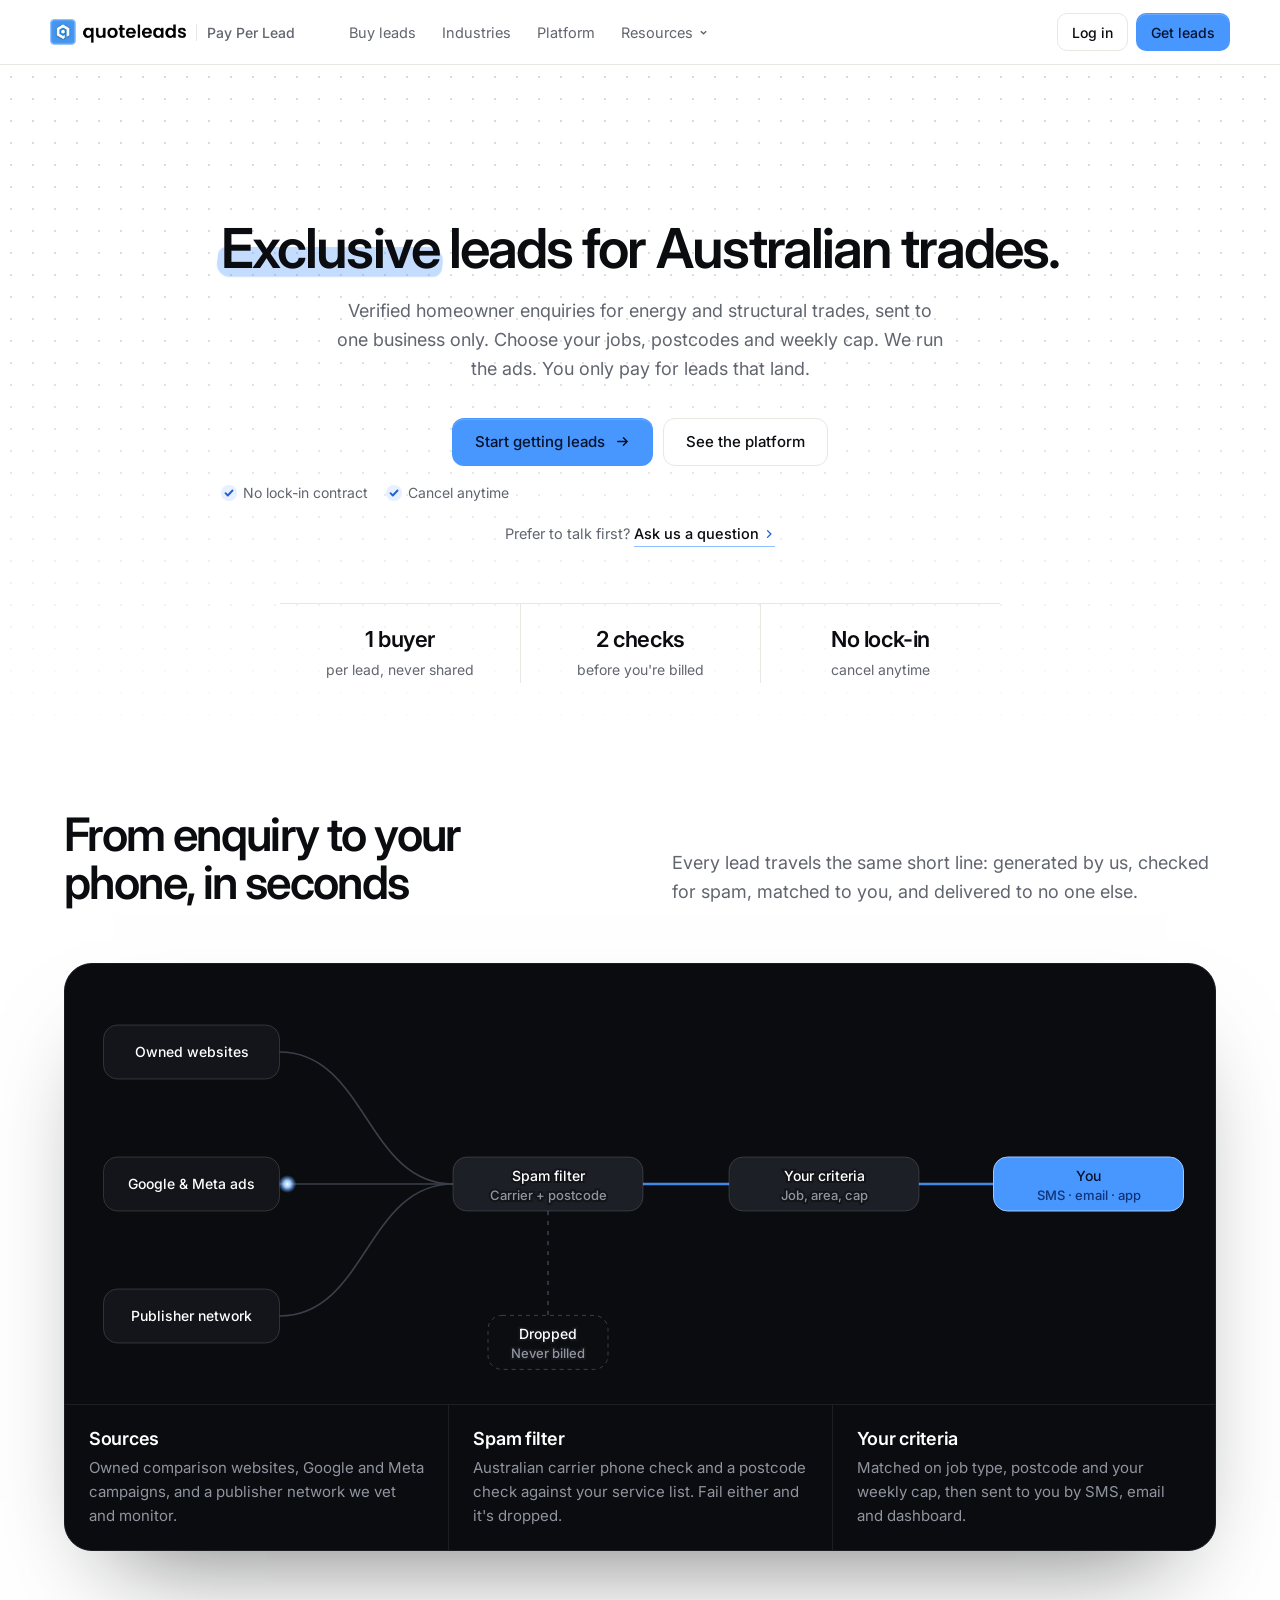
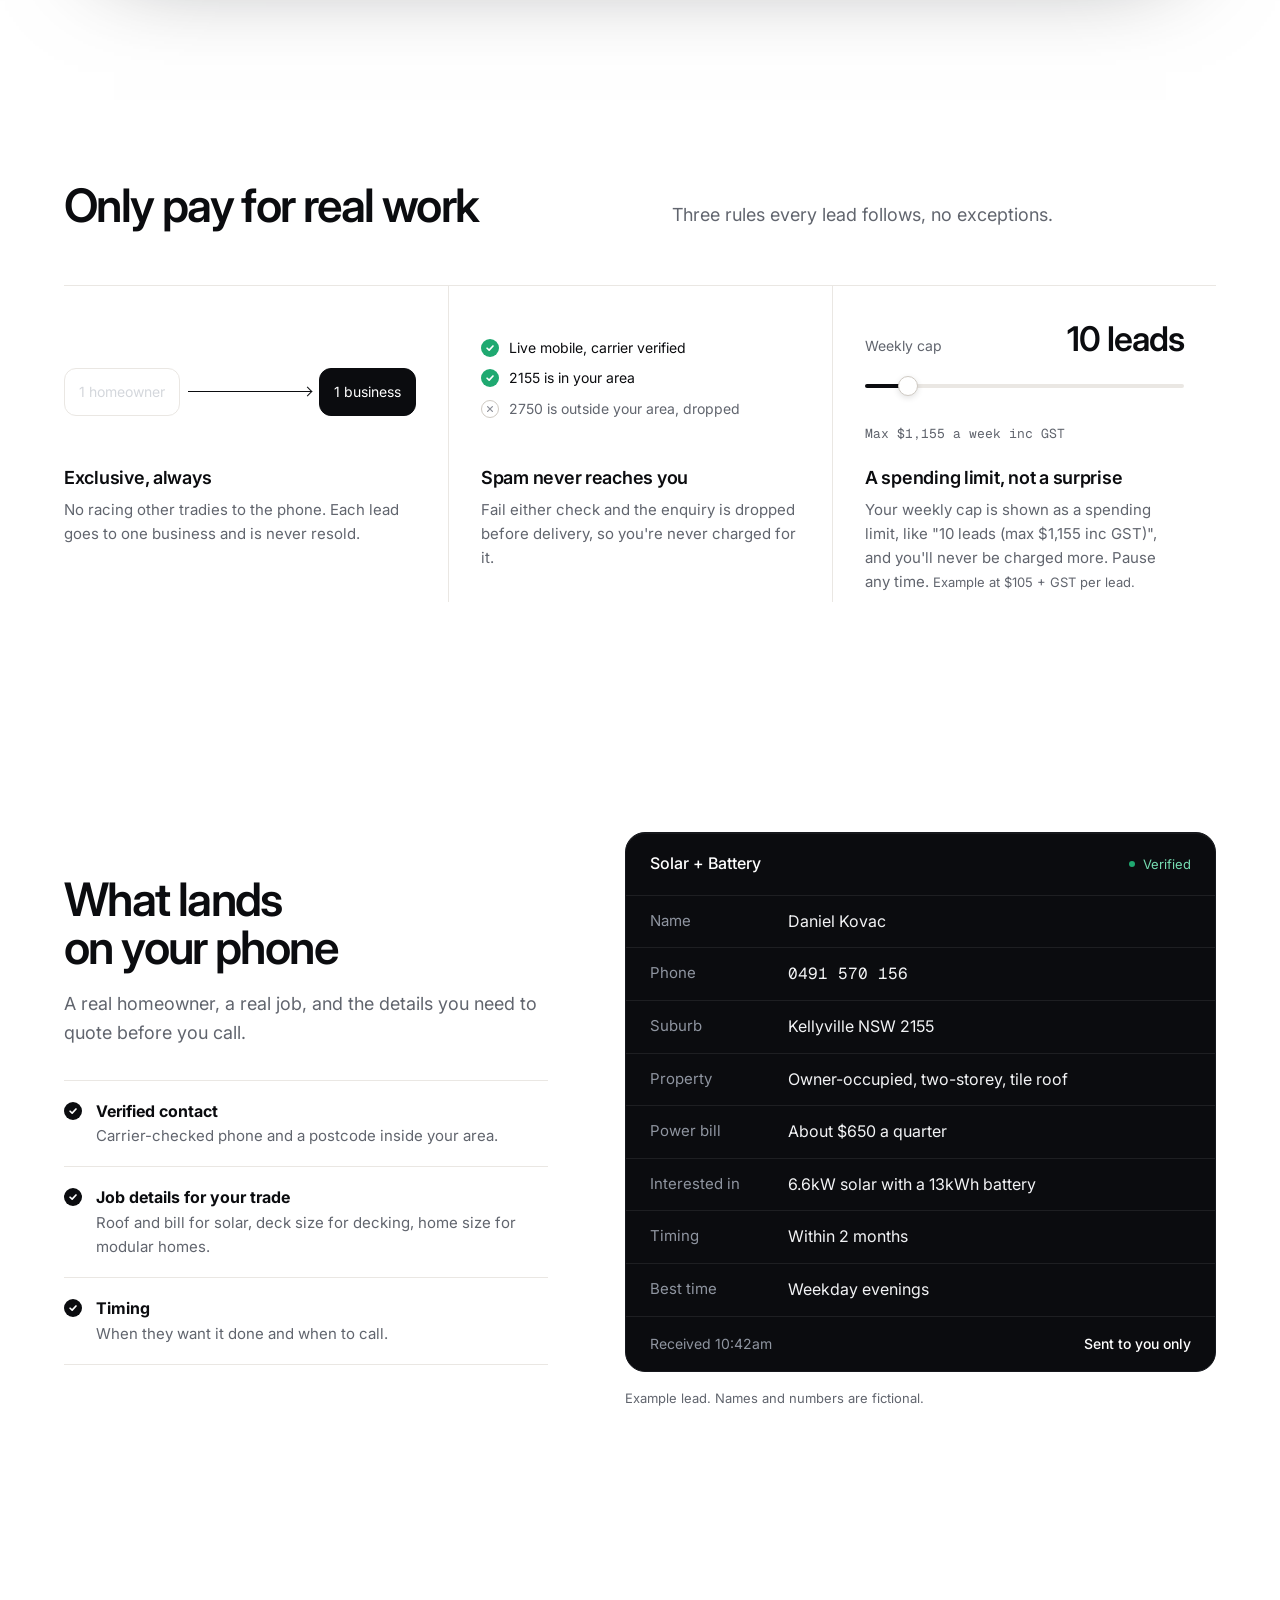
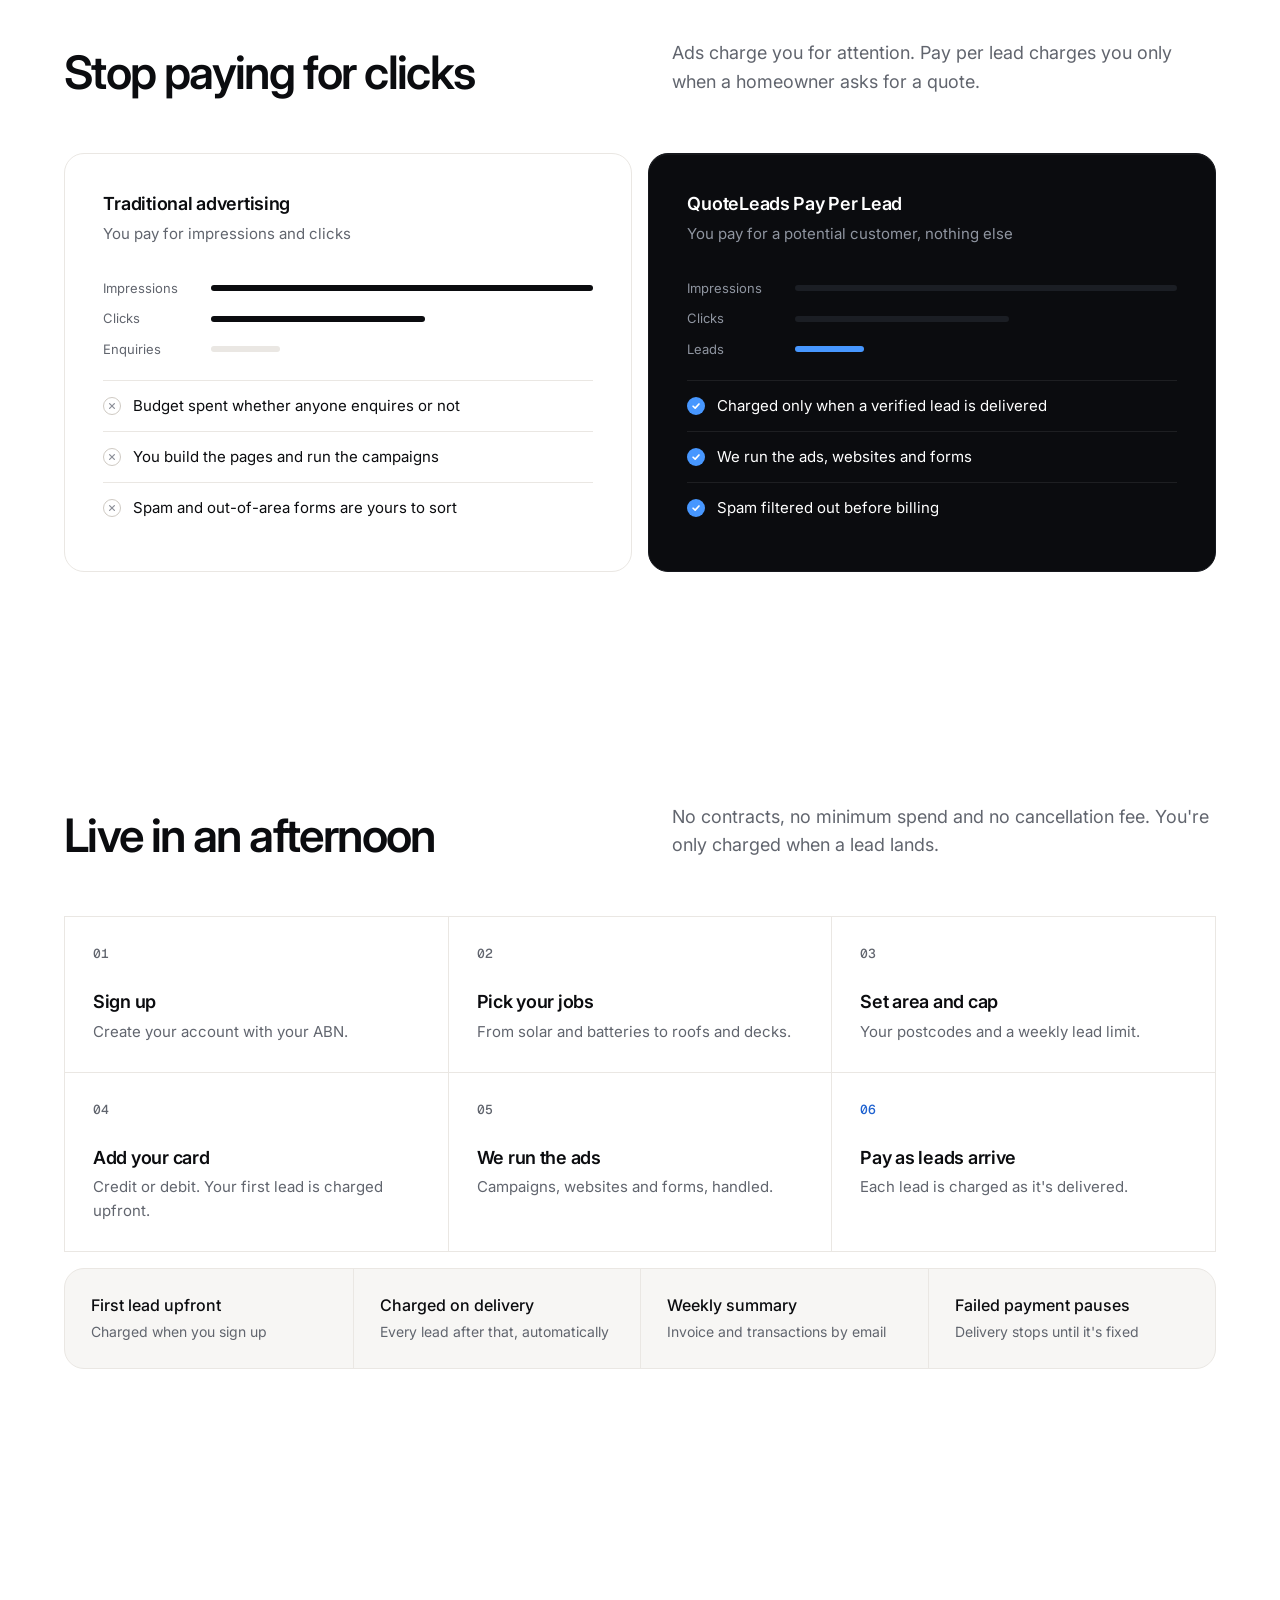
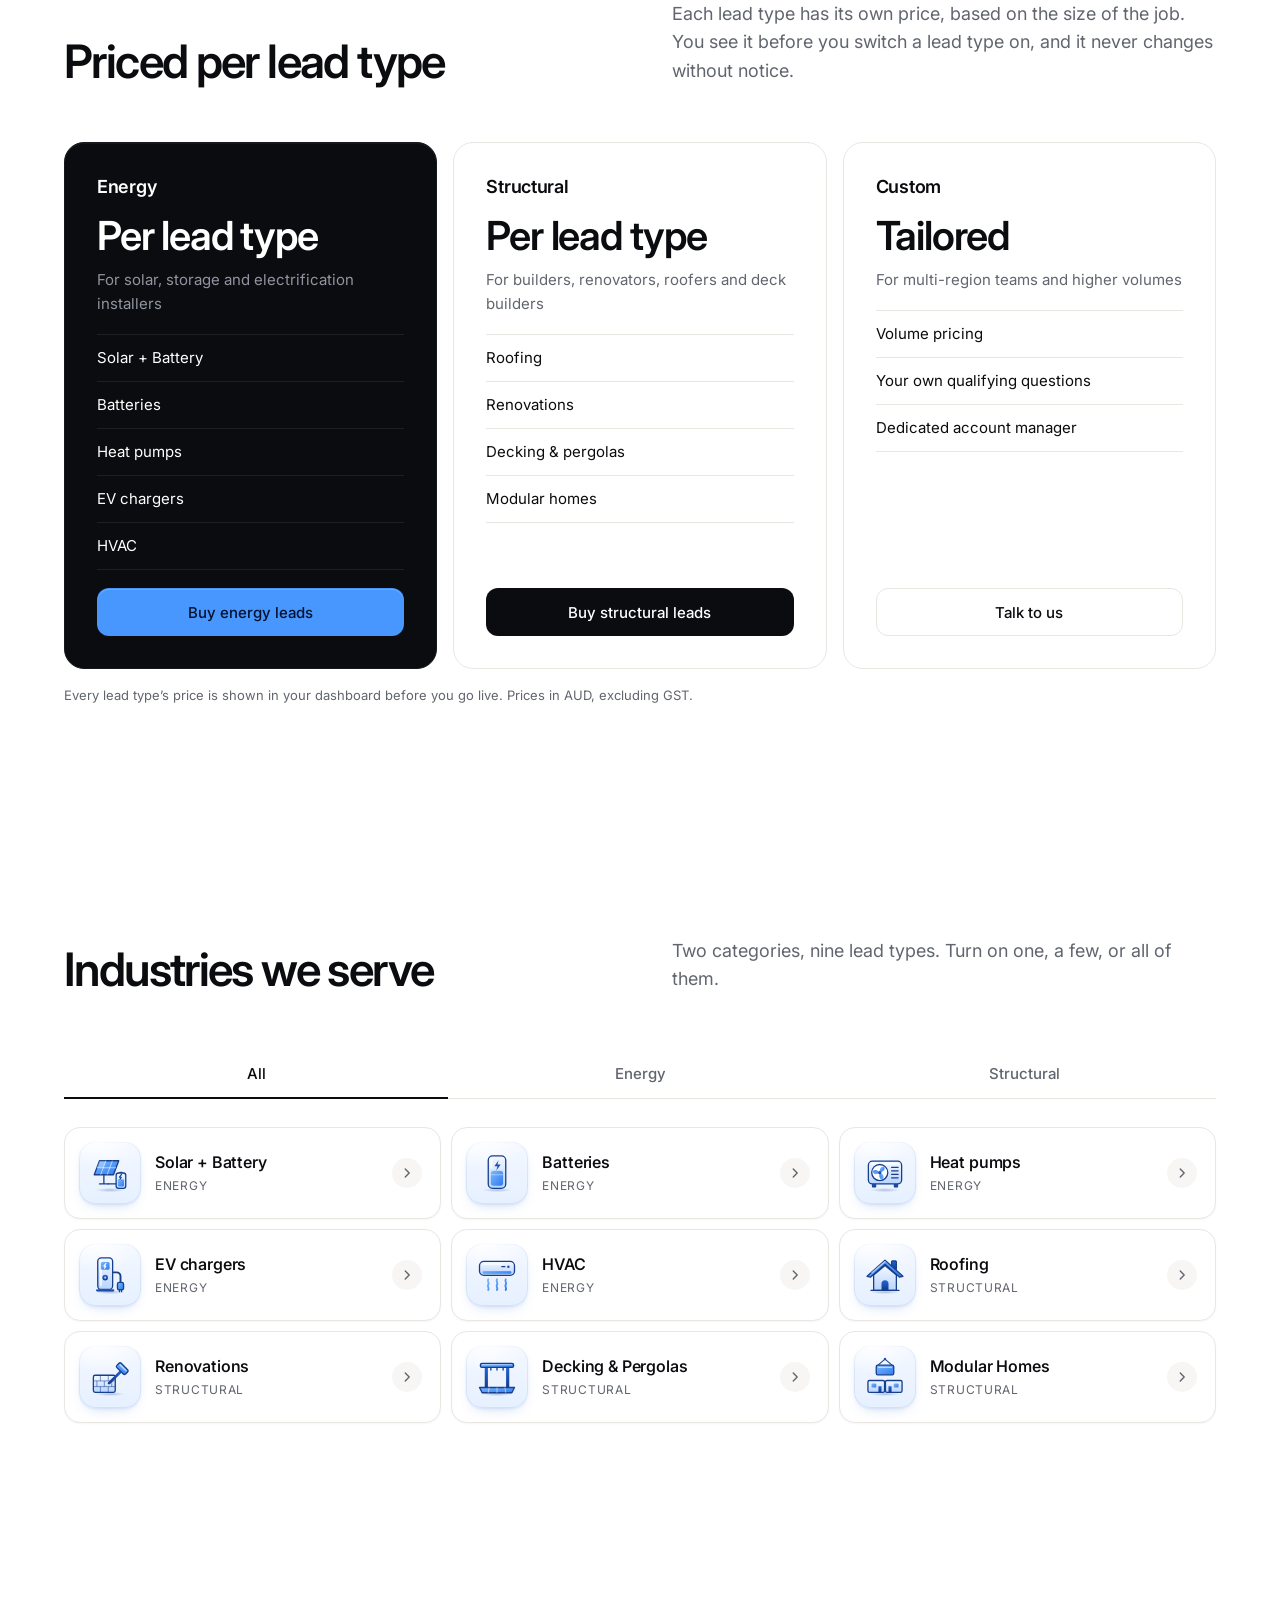
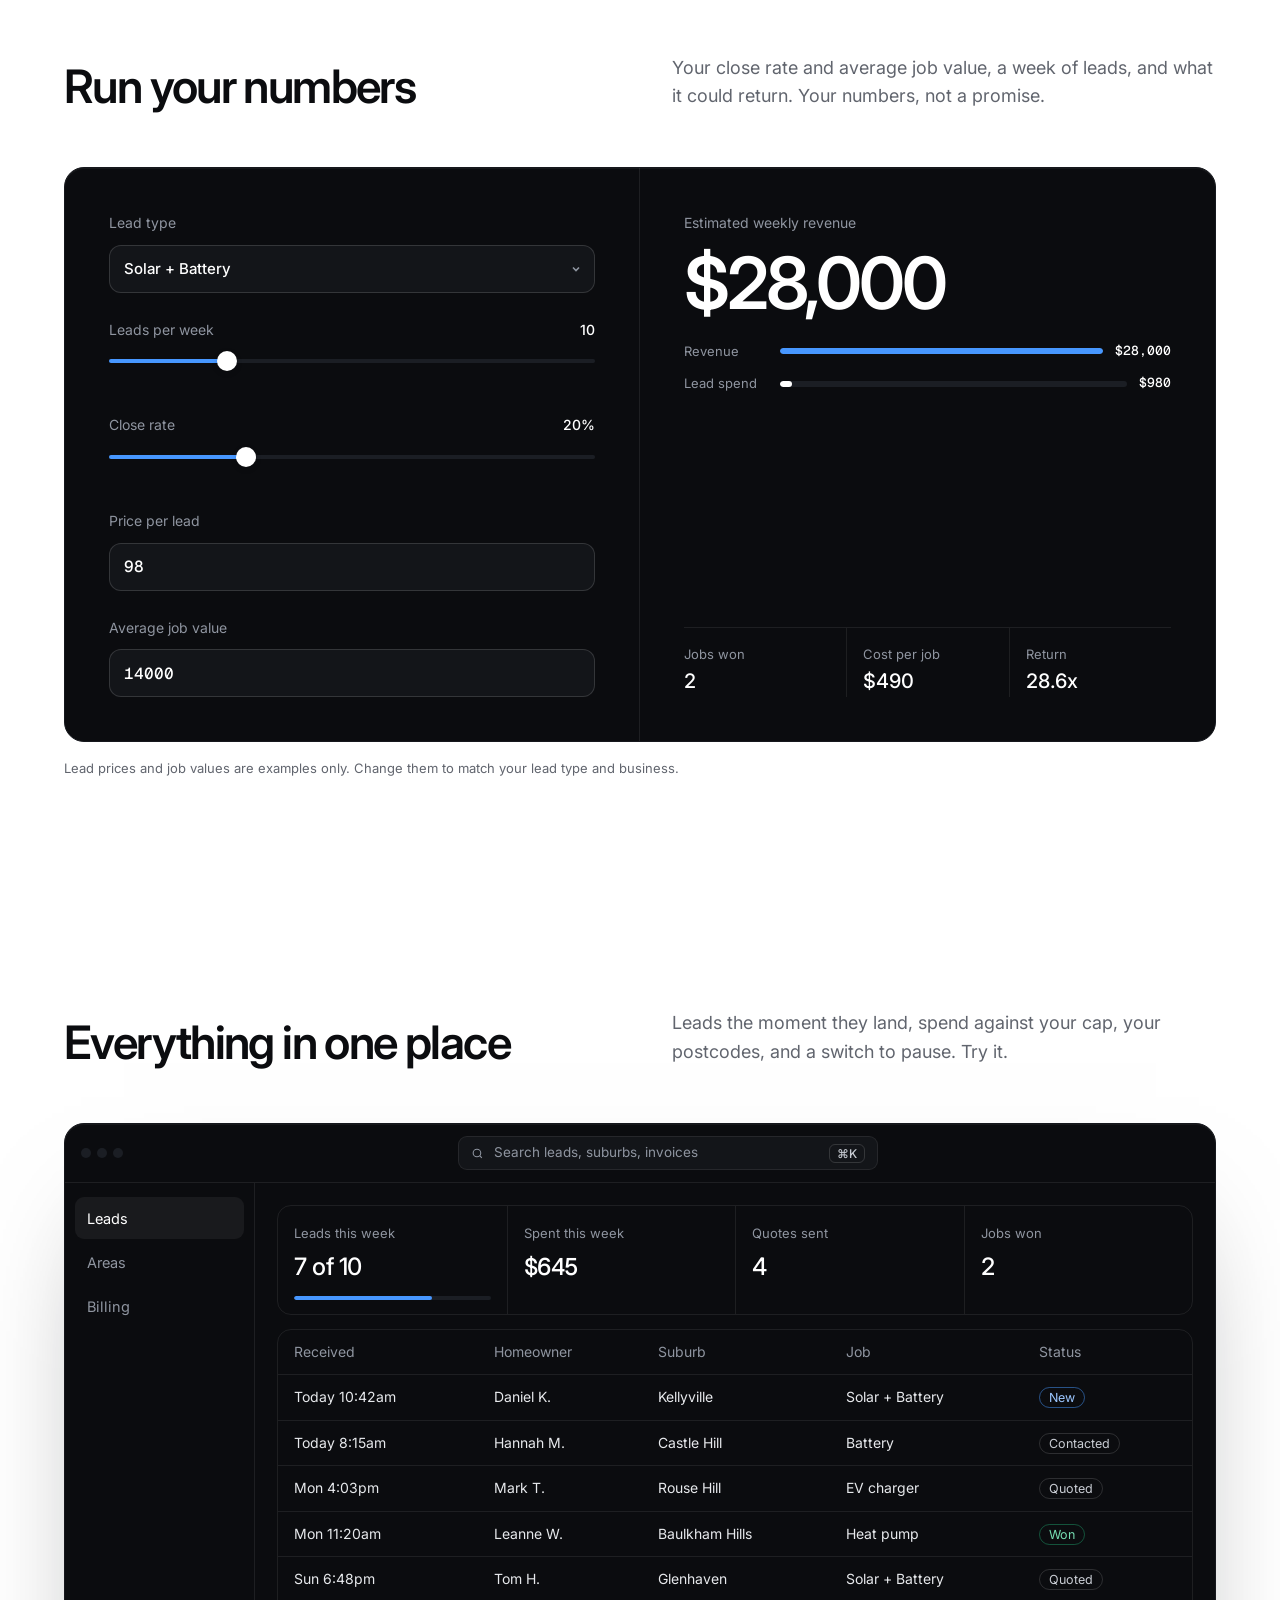
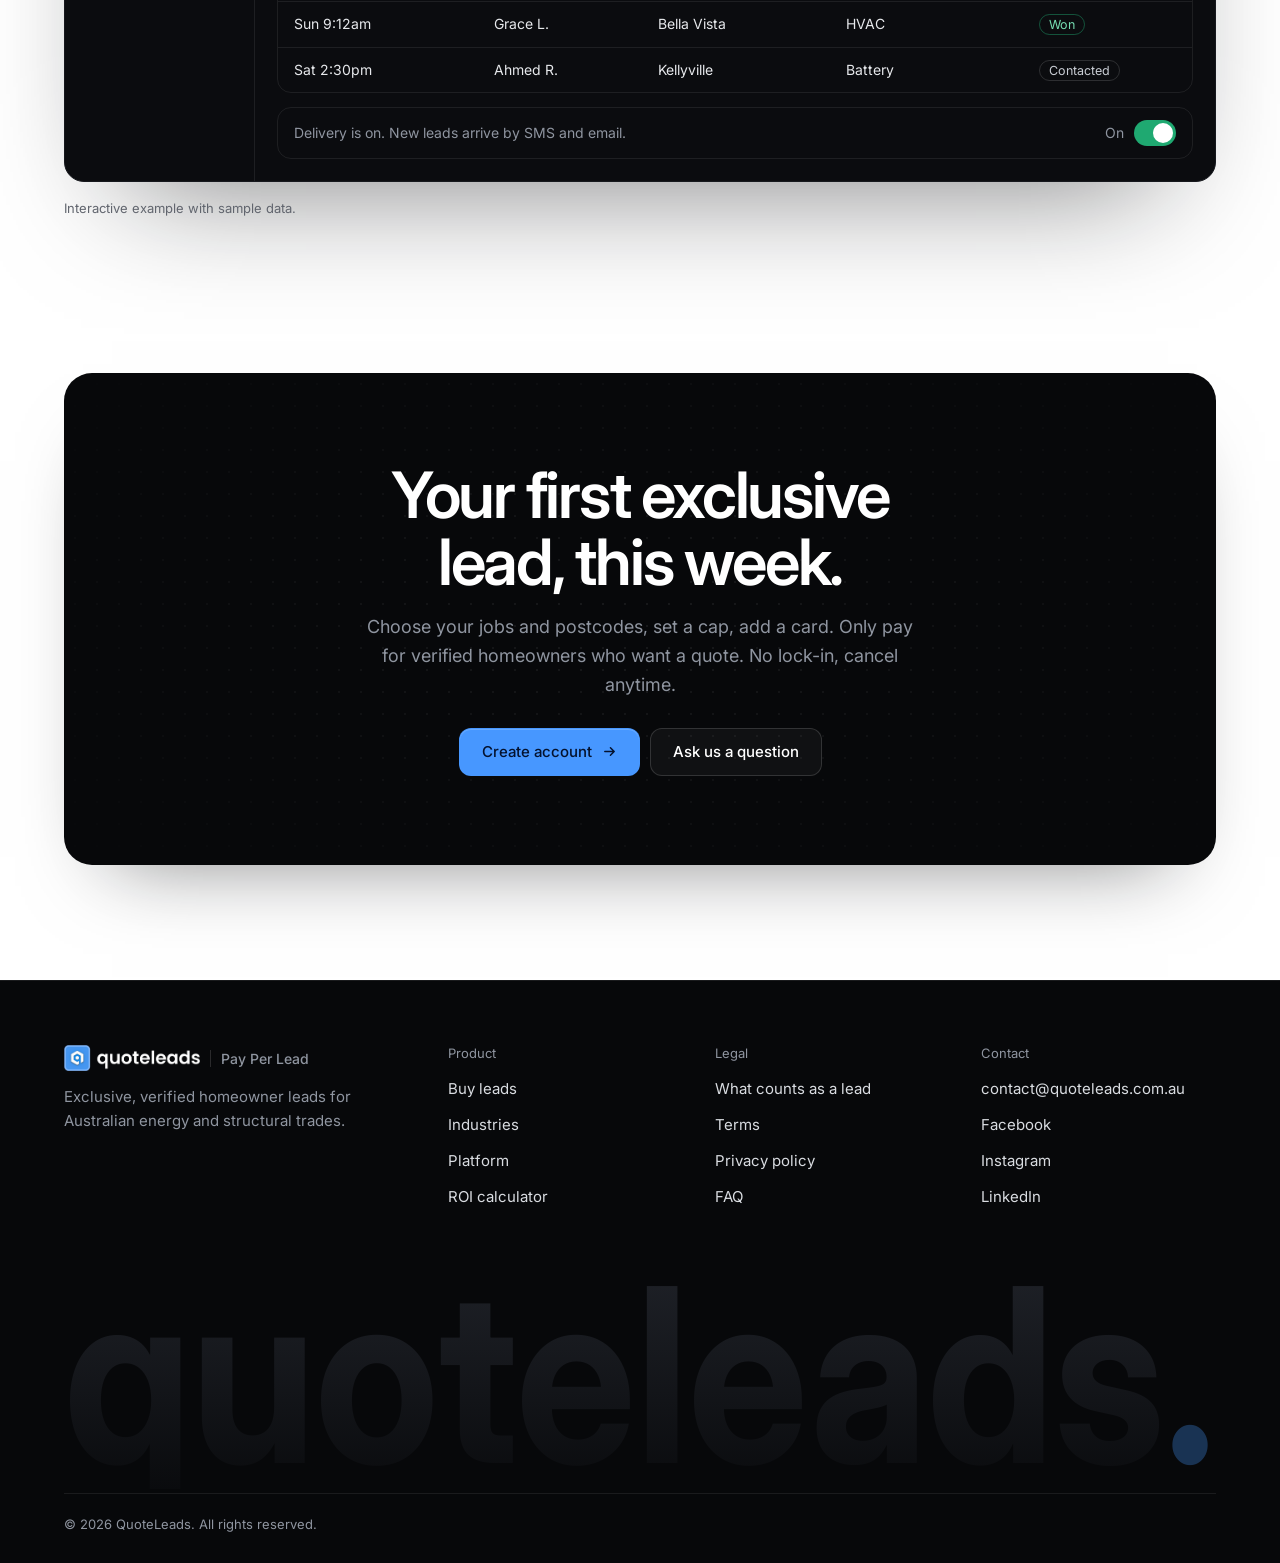
<file: index.html>
<!DOCTYPE html>
<html lang="en-AU">
<head>
<meta charset="utf-8">
<meta name="viewport" content="width=device-width, initial-scale=1">
<title>QuoteLeads Pay Per Lead</title>
<meta name="robots" content="noindex, nofollow">
<meta name="description" content="Exclusive, verified homeowner leads for Australian energy and structural trades. Pay only for leads delivered.">
<link rel="icon" href="brand/favicon.ico">
<link rel="apple-touch-icon" href="brand/mark.png">
<link rel="preconnect" href="https://fonts.googleapis.com">
<link rel="preconnect" href="https://fonts.gstatic.com" crossorigin>
<link href="https://fonts.googleapis.com/css2?family=Inter:wght@400;500;600;700&family=Geist+Mono:wght@500&display=swap" rel="stylesheet">
<link href="https://api.fontshare.com/v2/css?f[]=general-sans@500,600,700&display=swap" rel="stylesheet">
<style>
/* VOICE occasion, but restrained: a quietly expensive product site
   IDEA scale: a flat field of homes to the horizon, every enquiry lifting out and landing with one business
   PICTURE hero: type only, big and quiet
   COLOUR light: white hero on a faint dot field, a few dark accent panels, dark footer; teal #4797FF used only as the signal
   TYPE Geist 600-700 tight display, Geist text, Geist Mono for figures
   LAYOUT generous whitespace, one idea per section, hairline rules, 12-col rhythm; phone: title, picture, buttons */
:root{color-scheme:light;--r:#4797FF;--r2:#1F62D0;--void:#07080A;--dk:#0B0C0F;--dk2:#131519;--dk3:#1B1E24;--bd:rgba(255,255,255,.08);--bd2:rgba(255,255,255,.14);--mu-d:#8F95A0;--bg:#FFFFFF;--paper:#F7F6F4;--ink:#0B0C0F;--mu:#61656E;--ln:#EAE7E3;--ok:#1FA971;--okt:#76DDB2}
*{box-sizing:border-box;min-width:0}
html{scroll-padding-top:88px;scroll-behavior:smooth}
body{margin:0;background:var(--bg);color:var(--ink);font:16px/1.6 Inter,system-ui,sans-serif;overflow-x:clip;-webkit-font-smoothing:antialiased}
a{color:inherit}
h1,h2,h3{margin:0;letter-spacing:-.035em;line-height:1.04;text-wrap:balance;font-weight:600}
h1{font-size:clamp(42px,5.6vw,76px)}
h2{font-size:clamp(32px,3.6vw,48px)}
h3{font-size:18px;letter-spacing:-.015em;line-height:1.3;font-weight:600}
p{margin:0}
.band{padding:clamp(72px,9vw,140px) max(5vw,20px)}
.wrap{max-width:1180px;margin:0 auto}
.lede{font-size:18px;color:var(--mu);max-width:56ch;margin-top:18px}
.num{font-family:"Geist Mono",ui-monospace,monospace;font-variant-numeric:tabular-nums}
.btn{display:inline-flex;align-items:center;justify-content:center;gap:10px;min-height:48px;padding:0 22px;border-radius:12px;font:500 15px Inter,sans-serif;text-decoration:none;border:1px solid transparent;cursor:pointer;white-space:nowrap;transition:background .2s,border-color .2s,color .2s}
.btn svg{width:15px;height:15px}
a:focus-visible,button:focus-visible,input:focus-visible{outline:2px solid var(--r);outline-offset:3px}
.btn.r{background:var(--r);color:#04122E;box-shadow:inset 0 1px 0 rgba(255,255,255,.18)}
.btn.r:hover{background:#6AACFF}
.btn.g{border-color:var(--bd2);color:#fff;background:rgba(255,255,255,.03)}
.btn.g:hover{border-color:rgba(255,255,255,.32)}
.btn.k{background:var(--ink);color:#fff}
.btn.k:hover{background:#25282F}
.btn.o{border-color:var(--ln);background:#fff;color:var(--ink)}
.btn.o:hover{border-color:#BDB8B1}
.tick{width:18px;height:18px;border-radius:50%;background:var(--ink);display:grid;place-items:center;flex:none}
.tick svg{width:10px;height:10px}
.dot{width:6px;height:6px;border-radius:50%;background:var(--ok);flex:none}
.note{font-size:13px;color:var(--mu);margin-top:16px}
.dark{background:var(--dk);color:#fff;border:1px solid #16181D;box-shadow:inset 0 1px 0 rgba(255,255,255,.05)}
/* header */
header{position:fixed;top:0;left:0;right:0;z-index:30;background:rgba(7,8,10,.78);backdrop-filter:blur(16px) saturate(1.3);-webkit-backdrop-filter:blur(16px) saturate(1.3);border-bottom:1px solid var(--bd)}
.nav{max-width:1180px;margin:0 auto;display:flex;align-items:center;gap:24px;height:64px;padding:0 max(5vw,20px);color:#fff}
@media(min-width:1260px){.nav{padding:0}}
.logo{display:flex;align-items:center;gap:10px;text-decoration:none;font:600 18px Inter,sans-serif;letter-spacing:-.02em;color:#fff}
.logo svg{width:24px;height:24px;flex:none}
.links{display:flex;gap:2px;list-style:none;padding:0;margin:0 0 0 18px}
.links>li{position:relative}
.links a,.links button{display:flex;align-items:center;gap:6px;min-height:44px;padding:0 12px;border-radius:8px;color:#B9BEC6;text-decoration:none;font:400 14.5px Inter,sans-serif;background:none;border:0;cursor:pointer}
.links a:hover,.links button:hover,.links button[aria-expanded=true]{color:#fff}
.caret{width:9px;height:9px;transition:transform .2s}
button[aria-expanded=true] .caret{transform:rotate(180deg)}
.menu{position:absolute;top:calc(100% + 10px);left:0;width:280px;background:#111317;border:1px solid var(--bd2);border-radius:14px;padding:6px;display:none;list-style:none;margin:0;box-shadow:0 24px 48px -16px rgba(0,0,0,.7)}
.menu.open{display:grid}
.menu a{flex-direction:column;align-items:flex-start;gap:0;border-radius:10px;padding:10px 12px;color:#fff}
.menu a:hover{background:rgba(255,255,255,.05)}
.menu a span{color:var(--mu-d);font-size:13px}
.navcta{display:flex;gap:8px;margin-left:auto}
.navcta .btn{min-height:38px;padding:0 14px;font-size:14px;border-radius:10px}
.burger{display:none;margin-left:auto;width:44px;height:44px;border-radius:10px;background:none;border:1px solid var(--bd2);color:#fff;cursor:pointer;place-items:center}
@media(max-width:880px){.burger{display:grid}.links,.navcta{display:none}.nav.open{flex-wrap:wrap;height:auto;padding-block:10px 16px}.nav.open .links{display:flex;flex-direction:column;width:100%;order:3;margin:8px 0 0}.nav.open .navcta{display:flex;width:100%;order:4;margin:6px 0 0}.nav.open .navcta .btn{flex:1;min-height:46px}.menu{position:static;width:auto;border:0;background:none;box-shadow:none;padding:0 0 0 8px}}
/* hero */
.hero{background:var(--void);color:#fff;position:relative;overflow:hidden;padding-top:clamp(128px,13vw,180px);padding-bottom:0}
.hero::before{content:"";position:absolute;inset:0;background:radial-gradient(55% 45% at 72% 100%,rgba(71,151,255,.2),transparent 70%);pointer-events:none}
.hgrid{position:relative;display:grid;grid-template-columns:minmax(0,1fr);gap:clamp(24px,4vw,64px)}
.htext{padding-bottom:clamp(72px,9vw,128px);max-width:780px}
.hero .lede{color:var(--mu-d);font-size:18px}
.ctas{display:flex;flex-wrap:wrap;gap:10px;margin-top:34px}
.stats{display:grid;grid-template-columns:repeat(3,minmax(0,1fr));margin-top:56px;border-top:1px solid var(--bd)}
.stats div{padding:18px 16px 0 0}
.stats div+div{padding-left:16px;border-left:1px solid var(--bd)}
.stats b{display:block;font-size:22px;font-weight:600;letter-spacing:-.02em;white-space:nowrap}
.stats span{color:var(--mu-d);font-size:14px}
.lc{display:grid;grid-template-columns:auto minmax(0,1fr) auto;gap:0 12px;align-items:center;padding:14px 16px;border-radius:14px;background:rgba(17,19,23,.86);border:1px solid var(--bd2);backdrop-filter:blur(14px);-webkit-backdrop-filter:blur(14px);box-shadow:0 18px 36px -18px rgba(0,0,0,.9)}
.lc.in{animation:pop .6s cubic-bezier(.2,.8,.2,1)}
.lc:nth-child(2){opacity:.45;transform:scale(.96)}
.lc i{grid-row:span 2;width:34px;height:34px;border-radius:9px;background:var(--r);display:grid;place-items:center}
.lc b{font-size:15px;font-weight:500}
.lc small{color:var(--mu-d);font-size:13px;grid-column:2}
.lc em{font-style:normal;font-size:13px;color:var(--mu-d);grid-row:1;grid-column:3;white-space:nowrap}
.lc u{text-decoration:none;font-size:13px;color:var(--okt);grid-column:3;white-space:nowrap;text-align:right;display:flex;align-items:center;gap:6px;justify-content:flex-end}
@keyframes pop{from{opacity:0;transform:translateY(14px)}to{opacity:1;transform:none}}
@media(max-width:900px){.hgrid{grid-template-columns:minmax(0,1fr)}.htext{display:contents}.htext .ctas{order:2;margin-top:28px}.htext .stats{order:3;margin:40px 0 56px}.htext .assure{order:2;justify-content:center}}
@media(max-width:480px){.stats{grid-template-columns:minmax(0,1fr)}.stats div,.stats div+div{padding:14px 0;border-left:0}.stats div+div{border-top:1px solid var(--bd)}}
/* section head */
.head{display:grid;grid-template-columns:minmax(0,1fr) minmax(0,1fr);gap:18px 64px;align-items:end;margin-bottom:56px}
.head .lede{margin:0}
@media(max-width:820px){.head{grid-template-columns:minmax(0,1fr)}}
/* route */
.route{border-radius:20px;overflow:hidden}
.track{position:relative;height:2px;left:32px;width:75%;background:linear-gradient(90deg,var(--bd2),var(--r));top:44px}
.track i{position:absolute;top:50%;left:0;width:10px;height:10px;margin:-5px 0 0 -5px;border-radius:50%;background:#fff;box-shadow:0 0 0 4px rgba(71,151,255,.35);animation:ride 5.5s cubic-bezier(.5,0,.5,1) infinite}
@keyframes ride{0%{left:0;opacity:0}8%{opacity:1}92%{opacity:1}100%{left:100%;opacity:0}}
.stops{display:grid;grid-template-columns:repeat(4,minmax(0,1fr));list-style:none;margin:0;padding:0}
.stops li{padding:28px 32px 36px;position:relative}
.stops li+li{border-left:1px solid var(--bd)}
.pin{width:30px;height:30px;border-radius:50%;background:var(--dk);border:1px solid var(--bd2);display:grid;place-items:center;font:500 13px "Geist Mono",monospace;color:var(--mu-d);position:relative;z-index:1}
.stops li:last-child .pin{background:var(--r);border-color:var(--r);color:#04122E}
.stops h3{margin-top:28px}
.stops p{color:var(--mu-d);font-size:15px;margin-top:6px}
.stops ul{list-style:none;padding:0;margin:18px 0 0;display:grid;gap:8px;font-size:14px;color:#D4D7DC}
.stops ul li{padding:0;border:0;display:flex;gap:10px;align-items:center}
.stops ul li::before{content:"";width:4px;height:4px;border-radius:50%;background:var(--mu-d);flex:none}
@media(max-width:900px){.track{display:none}.stops{grid-template-columns:repeat(2,minmax(0,1fr))}.stops li:nth-child(3){border-left:0}.stops li:nth-child(n+3){border-top:1px solid var(--bd)}}
@media(max-width:560px){.stops{grid-template-columns:minmax(0,1fr)}.stops li+li{border-left:0;border-top:1px solid var(--bd)}.stops li{padding:24px}.stops h3{margin-top:18px}}
/* principles */
.three{display:grid;grid-template-columns:repeat(3,minmax(0,1fr));border-top:1px solid var(--ln)}
.three>div{padding:32px 32px 8px 0}
.three>div+div{padding-left:32px;border-left:1px solid var(--ln)}
.three p{color:var(--mu);font-size:15px;margin-top:8px}
.vis{height:120px;margin-bottom:28px;display:flex;align-items:center}
.one{display:flex;align-items:center;gap:12px;width:100%}
.one span{padding:12px 14px;border-radius:12px;border:1px solid var(--ln);font-size:14px;white-space:nowrap;background:#fff}
.one span.you{background:var(--ink);color:#fff;border-color:var(--ink)}
.one i{flex:1;height:1px;background:var(--ink);position:relative;min-width:24px}
.one i::after{content:"";position:absolute;right:0;top:-3px;width:6px;height:6px;border-top:1px solid var(--ink);border-right:1px solid var(--ink);transform:rotate(45deg)}
.chk{display:grid;gap:8px;width:100%;font-size:14px}
.chk div{display:flex;gap:10px;align-items:center}
.chk .tick{background:var(--ok)}
.chk .x{width:18px;height:18px;border-radius:50%;border:1px solid #CFCAC3;display:grid;place-items:center;flex:none}
.chk .x svg{width:8px;height:8px}
.chk div.no{color:var(--mu)}
.capbox{width:100%}
.capbox .row{display:flex;justify-content:space-between;align-items:baseline;font-size:14px;color:var(--mu)}
.capbox .row b{font-size:34px;font-weight:600;letter-spacing:-.03em;color:var(--ink)}
.range{-webkit-appearance:none;appearance:none;width:100%;height:40px;background:transparent;cursor:pointer;margin:0}
.range::-webkit-slider-runnable-track{height:4px;border-radius:9px;background:linear-gradient(90deg,var(--ink) var(--p,25%),var(--ln) var(--p,25%))}
.range::-moz-range-track{height:4px;border-radius:9px;background:linear-gradient(90deg,var(--ink) var(--p,25%),var(--ln) var(--p,25%))}
.range::-webkit-slider-thumb{-webkit-appearance:none;width:20px;height:20px;border-radius:50%;background:#fff;border:1px solid #CFCAC3;margin-top:-8px;box-shadow:0 2px 6px rgba(0,0,0,.12)}
.range::-moz-range-thumb{width:20px;height:20px;border-radius:50%;background:#fff;border:1px solid #CFCAC3;box-shadow:0 2px 6px rgba(0,0,0,.12)}
.dkr .range::-webkit-slider-runnable-track{background:linear-gradient(90deg,var(--r) var(--p,25%),var(--dk3) var(--p,25%))}
.dkr .range::-moz-range-track{background:linear-gradient(90deg,var(--r) var(--p,25%),var(--dk3) var(--p,25%))}
.dkr .range::-webkit-slider-thumb{border:0}
.dkr .range::-moz-range-thumb{border:0}
@media(max-width:860px){.three{grid-template-columns:minmax(0,1fr)}.three>div,.three>div+div{padding:28px 0;border-left:0}.three>div+div{border-top:1px solid var(--ln)}.vis{height:auto;min-height:72px;margin-bottom:20px}}
/* lead example */
.ex{display:grid;grid-template-columns:minmax(0,.9fr) minmax(0,1.1fr);gap:clamp(32px,6vw,96px);align-items:center}
.lead{border-radius:20px;overflow:hidden}
.lead .top{display:flex;justify-content:space-between;align-items:center;gap:12px;padding:18px 24px;border-bottom:1px solid var(--bd);flex-wrap:wrap}
.lead .top b{font-weight:500}
.pill{display:inline-flex;align-items:center;gap:8px;font-size:13px;color:var(--okt);white-space:nowrap}
.lead dl{margin:0;display:grid;grid-template-columns:max-content minmax(0,1fr)}
.lead dt,.lead dd{margin:0;padding:13px 24px;border-bottom:1px solid var(--bd)}
.lead dt{color:var(--mu-d);font-size:15px}
.lead dd{font-weight:400;color:#F2F3F5}
.lead .ft{display:flex;justify-content:space-between;gap:12px;padding:16px 24px;color:var(--mu-d);font-size:14px;flex-wrap:wrap}
.lead .ft b{color:#fff;font-weight:500}
.feat{list-style:none;padding:0;margin:32px 0 0;display:grid;border-top:1px solid var(--ln)}
.feat li{display:grid;grid-template-columns:auto minmax(0,1fr);gap:14px;padding:18px 0;border-bottom:1px solid var(--ln)}
.feat .tick{margin-top:3px}
.feat p{color:var(--mu);font-size:15px}
@media(max-width:880px){.ex{grid-template-columns:minmax(0,1fr)}}
@media(max-width:460px){.lead dl{grid-template-columns:minmax(0,1fr)}.lead dt{border:0;padding-bottom:0}.lead dd{padding-top:2px}}
/* compare */
.vs{display:grid;grid-template-columns:minmax(0,1fr) minmax(0,1fr);gap:16px}
.col{border-radius:20px;padding:clamp(24px,3vw,40px);border:1px solid var(--ln);background:#fff}
.col.dark,.tier.dark{background:var(--dk);color:#fff;border-color:#16181D}
.col.dark .sub{color:var(--mu-d)}
.col .sub{color:var(--mu);margin-top:6px;font-size:15px}
.fun{display:grid;gap:10px;margin:32px 0 12px}
.fun div{display:grid;grid-template-columns:96px minmax(0,1fr);gap:12px;align-items:center;font-size:13px;color:var(--mu)}
.col.dark .fun div{color:var(--mu-d)}
.fun i{display:block;height:6px;border-radius:9px;background:var(--ln)}
.fun i.pay{background:var(--ink)}
.col.dark .fun i{background:var(--dk3)}
.col.dark .fun i.pay{background:var(--r)}
.col ul{list-style:none;padding:0;margin:20px 0 0;display:grid}
.col li{display:grid;grid-template-columns:auto minmax(0,1fr);gap:12px;padding:13px 0;border-top:1px solid var(--ln);font-size:15px}
.col.dark li{border-color:var(--bd)}
.col .x{width:18px;height:18px;border-radius:50%;border:1px solid #CFCAC3;display:grid;place-items:center;margin-top:3px}
.col .x svg{width:8px;height:8px}
.col .tick{margin-top:3px;background:var(--r)}
@media(max-width:820px){.vs{grid-template-columns:minmax(0,1fr)}}
/* steps */
.steps{display:grid;grid-template-columns:repeat(3,minmax(0,1fr));list-style:none;margin:0;padding:0;border-top:1px solid var(--ln);border-left:1px solid var(--ln);counter-reset:s}
.steps li{padding:28px;border-right:1px solid var(--ln);border-bottom:1px solid var(--ln);counter-increment:s}
.steps li::before{content:counter(s,decimal-leading-zero);display:block;font:500 13px "Geist Mono",monospace;color:var(--mu);margin-bottom:28px}
.steps li.hot::before{color:var(--r2)}
.steps p{color:var(--mu);font-size:15px;margin-top:6px}
.bill{margin-top:16px;border-radius:20px;display:grid;grid-template-columns:repeat(4,minmax(0,1fr))}
.bill div{padding:24px 26px}
.bill div+div{border-left:1px solid var(--bd)}
.bill b{display:block;font-weight:500}
.bill span{color:var(--mu-d);font-size:14px}
@media(max-width:900px){.steps{grid-template-columns:repeat(2,minmax(0,1fr))}.bill{grid-template-columns:repeat(2,minmax(0,1fr))}.bill div:nth-child(3){border-left:0}.bill div:nth-child(n+3){border-top:1px solid var(--bd)}}
@media(max-width:560px){.steps{grid-template-columns:minmax(0,1fr)}.steps li{padding:22px}.steps li::before{margin-bottom:14px}.bill{grid-template-columns:minmax(0,1fr)}.bill div+div{border-left:0;border-top:1px solid var(--bd)}}
/* pricing */
.price{display:grid;grid-template-columns:repeat(3,minmax(0,1fr));gap:16px}
.tier{border-radius:20px;padding:32px;border:1px solid var(--ln);background:#fff;display:flex;flex-direction:column;gap:18px}
.tier.dark .sub,.tier.dark .amt small{color:var(--mu-d)}
.amt{font-size:clamp(48px,5vw,64px);font-weight:600;letter-spacing:-.045em;line-height:1;white-space:nowrap}
.amt small{font-size:15px;font-weight:400;letter-spacing:0;color:var(--mu)}
.tier .sub{color:var(--mu);font-size:15px;margin-top:-6px}
.inc{list-style:none;padding:0;margin:0;display:grid;font-size:15px;border-top:1px solid var(--ln)}
.tier.dark .inc{border-color:var(--bd)}
.inc li{padding:11px 0;border-bottom:1px solid var(--ln)}
.tier.dark .inc li{border-color:var(--bd)}
.tier .btn{margin-top:auto}
@media(max-width:960px){.price{grid-template-columns:minmax(0,1fr)}}
/* industries */
.ind{display:grid;grid-template-columns:minmax(0,1fr) minmax(0,1fr);gap:64px}
.ind h3{font-size:22px;letter-spacing:-.025em;display:flex;justify-content:space-between;align-items:baseline;gap:12px;padding-bottom:16px;border-bottom:1px solid var(--ink)}
.ind h3 span{font-size:14px;font-weight:400;color:var(--mu);letter-spacing:0}
.ind ul{list-style:none;padding:0;margin:0}
.ind li{display:flex;justify-content:space-between;gap:12px;padding:16px 0;border-bottom:1px solid var(--ln);font-size:17px}
.ind li span{color:var(--mu);font-size:14px;white-space:nowrap}
@media(max-width:820px){.ind{grid-template-columns:minmax(0,1fr);gap:48px}}
/* roi */
.calc{display:grid;grid-template-columns:minmax(0,1fr) minmax(0,1fr);border-radius:20px;overflow:hidden}
.ins{padding:clamp(24px,3.5vw,44px);display:grid;gap:26px;border-right:1px solid var(--bd);align-content:start}
.f label{display:flex;justify-content:space-between;gap:12px;font-size:14px;color:var(--mu-d)}
.f label b{color:#fff;font-weight:500;white-space:nowrap}
.f input[type=number]{width:100%;min-height:48px;margin-top:10px;padding:0 14px;border-radius:12px;border:1px solid var(--bd2);background:var(--dk2);color:#fff;font:500 16px "Geist Mono",monospace}
.seg{display:grid;grid-template-columns:1fr 1fr;gap:4px;padding:4px;border-radius:12px;background:var(--dk2);border:1px solid var(--bd);margin-top:10px}
.seg button{min-height:42px;border-radius:9px;border:0;background:none;color:var(--mu-d);font:500 14px Inter,sans-serif;cursor:pointer}
.seg button[aria-pressed=true]{background:#fff;color:var(--ink)}
.outs{padding:clamp(24px,3.5vw,44px);display:flex;flex-direction:column;gap:22px}
.outs .k{color:var(--mu-d);font-size:14px}
.outs .big{font-size:clamp(48px,6vw,72px);font-weight:600;letter-spacing:-.045em;line-height:1;white-space:nowrap;margin-top:-10px}
.bars{display:grid;gap:12px}
.bars div{display:grid;grid-template-columns:84px minmax(0,1fr) auto;gap:12px;align-items:center;font-size:13px;color:var(--mu-d)}
.bars i{height:6px;border-radius:9px;background:var(--dk3);display:block;position:relative;overflow:hidden}
.bars i span{position:absolute;inset:0 auto 0 0;border-radius:9px;transition:width .35s}
.bars b{color:#fff;font-weight:500}
.kv{display:grid;grid-template-columns:repeat(3,minmax(0,1fr));border-top:1px solid var(--bd);margin-top:auto}
.kv div{padding:16px 16px 0 0}
.kv div+div{padding-left:16px;border-left:1px solid var(--bd)}
.kv span{display:block;color:var(--mu-d);font-size:13px}
.kv b{font-size:20px;font-weight:500;white-space:nowrap}
@media(max-width:860px){.calc{grid-template-columns:minmax(0,1fr)}.ins{border-right:0;border-bottom:1px solid var(--bd)}}
@media(max-width:420px){.kv{grid-template-columns:minmax(0,1fr)}.kv div,.kv div+div{padding:12px 0;border-left:0}.kv div+div{border-top:1px solid var(--bd)}}
/* platform */
.app{border-radius:20px;overflow:hidden;box-shadow:0 60px 120px -60px rgba(11,12,15,.55),inset 0 1px 0 rgba(255,255,255,.05)}
.abar{display:flex;align-items:center;gap:14px;padding:12px 16px;border-bottom:1px solid var(--bd)}
.abar .dots{display:flex;gap:6px}
.abar .dots i{width:10px;height:10px;border-radius:50%;background:var(--dk3)}
.kbar{flex:1;max-width:420px;margin:0 auto;display:flex;align-items:center;gap:10px;min-height:34px;padding:0 12px;border-radius:9px;background:var(--dk2);border:1px solid var(--bd);color:var(--mu-d);font-size:13.5px}
.kbar span{overflow:hidden;white-space:nowrap;text-overflow:ellipsis}
.kbar kbd{margin-left:auto;font:500 12px Inter,sans-serif;padding:1px 7px;border-radius:6px;border:1px solid var(--bd2);color:#C9CDD4}
.abody{display:grid;grid-template-columns:190px minmax(0,1fr)}
.side{padding:14px 10px;display:flex;flex-direction:column;gap:2px;border-right:1px solid var(--bd)}
.side button{display:flex;align-items:center;gap:10px;min-height:42px;padding:0 12px;border-radius:9px;color:var(--mu-d);font:400 14.5px Inter,sans-serif;cursor:pointer;background:none;border:0;text-align:left}
.side button[aria-selected=true]{background:rgba(255,255,255,.06);color:#fff}
.pane{padding:22px;display:grid;gap:14px;align-content:start;min-height:450px}
.kpis{display:grid;grid-template-columns:repeat(4,minmax(0,1fr));border:1px solid var(--bd);border-radius:14px;overflow:hidden}
.kpi{padding:14px 16px}
.kpi+.kpi{border-left:1px solid var(--bd)}
.kpi span{color:var(--mu-d);font-size:13px}
.kpi b{display:block;font-size:24px;font-weight:500;letter-spacing:-.02em;white-space:nowrap;margin-top:2px}
.meter{height:4px;border-radius:9px;background:var(--dk3);margin-top:10px;overflow:hidden}
.meter i{display:block;height:100%;background:var(--r);border-radius:9px}
.tw{border:1px solid var(--bd);border-radius:14px;overflow-x:auto}
.tw table{width:100%;border-collapse:collapse;font-size:14px;min-width:520px}
.tw th{text-align:left;color:var(--mu-d);font-weight:400;padding:11px 16px;border-bottom:1px solid var(--bd)}
.tw td{padding:11px 16px;border-bottom:1px solid var(--bd);white-space:nowrap;color:#E7E9EC}
.tw tr:last-child td{border-bottom:0}
.tw .r{text-align:right}
.st{font-size:12.5px;padding:2px 9px;border-radius:999px;border:1px solid var(--bd2);color:#C9CDD4}
.st.new{border-color:rgba(71,151,255,.5);color:#9CC7FF}
.st.won{border-color:rgba(31,169,113,.45);color:var(--okt)}
.row2{display:flex;justify-content:space-between;align-items:center;gap:16px;flex-wrap:wrap;border:1px solid var(--bd);border-radius:14px;padding:12px 16px}
.row2 span{color:var(--mu-d);font-size:14px}
.sw{display:flex;align-items:center;gap:10px;font-size:14px;color:#fff;cursor:pointer}
.sw input{appearance:none;-webkit-appearance:none;width:42px;height:26px;border-radius:99px;background:var(--ok);position:relative;cursor:pointer;margin:0;transition:background .2s;flex:none}
.sw input::after{content:"";position:absolute;top:3px;left:19px;width:20px;height:20px;border-radius:50%;background:#fff;transition:left .2s}
.sw input:not(:checked){background:var(--dk3)}
.sw input:not(:checked)::after{left:3px}
.pcs{display:flex;flex-wrap:wrap;gap:8px}
.pcs button{display:inline-flex;align-items:center;gap:8px;min-height:40px;padding:0 8px 0 14px;border-radius:10px;border:1px solid var(--bd2);background:none;color:#fff;font:500 14px "Geist Mono",monospace;cursor:pointer}
.pcs button span{width:20px;height:20px;border-radius:6px;display:grid;place-items:center;color:var(--mu-d);font:400 14px Inter,sans-serif}
.pcs button:hover{border-color:var(--r)}
.addpc{display:flex;gap:8px;flex-wrap:wrap}
.addpc input{flex:1;min-width:140px;min-height:44px;padding:0 14px;border-radius:10px;border:1px solid var(--bd2);background:var(--dk2);color:#fff;font:500 16px "Geist Mono",monospace}
.addpc .btn{min-height:44px}
.err{color:#FF8D98;font-size:14px;min-height:20px}
.hid{display:none}
@media(max-width:1000px){.kpis{grid-template-columns:repeat(2,minmax(0,1fr))}.kpi:nth-child(3){border-left:0}.kpi:nth-child(n+3){border-top:1px solid var(--bd)}}
@media(max-width:760px){.abody{grid-template-columns:minmax(0,1fr)}.side{flex-direction:row;overflow-x:auto;border-right:0;border-bottom:1px solid var(--bd)}.side button{flex:none}.kbar kbd{display:none}.pane{padding:14px;min-height:0}}
@media(max-width:420px){.kpis{grid-template-columns:minmax(0,1fr)}.kpi+.kpi{border-left:0;border-top:1px solid var(--bd)}}
/* cta + footer */
.cta{background:var(--void);color:#fff;position:relative;overflow:hidden;text-align:center}
.cta::before{content:"";position:absolute;left:50%;bottom:-40%;width:70%;height:80%;transform:translateX(-50%);background:radial-gradient(closest-side,rgba(71,151,255,.35),transparent);pointer-events:none}
.cta .wrap{position:relative;display:grid;justify-items:center;gap:18px}
.cta h2{font-size:clamp(36px,5vw,64px);max-width:15ch}
.cta p{color:var(--mu-d);font-size:18px;max-width:50ch}
footer{background:var(--void);color:#fff;padding:0 max(5vw,20px) 28px;border-top:1px solid var(--bd)}
.fgrid{display:grid;grid-template-columns:minmax(0,1.5fr) repeat(3,minmax(0,1fr));gap:32px;padding-top:64px}
footer h4{margin:0 0 10px;font:400 13px Inter,sans-serif;color:var(--mu-d)}
footer ul{list-style:none;margin:0;padding:0;display:grid}
footer li a{display:inline-flex;min-height:36px;align-items:center;text-decoration:none;color:#D9DCE1;font-size:15px}
footer li a:hover{color:#fff}
.fb p{color:var(--mu-d);margin-top:14px;max-width:32ch;font-size:15px}
.wm{display:block;width:100%;height:auto;margin:56px 0 4px;user-select:none}
.legal{display:flex;justify-content:space-between;gap:16px;flex-wrap:wrap;border-top:1px solid var(--bd);padding-top:20px;color:var(--mu-d);font-size:13px}
@media(max-width:860px){.fgrid{grid-template-columns:repeat(2,minmax(0,1fr))}.fb{grid-column:1/-1}}
@media(max-width:420px){.fgrid{grid-template-columns:minmax(0,1fr)}}
/* phones */
@media(max-width:600px){.band{padding-top:64px;padding-bottom:64px}.hero{padding-top:112px;padding-bottom:0}.head{margin-bottom:32px}.lede,.hero .lede{font-size:17px}.ctas .btn{flex:1 1 100%}.wm{margin-top:40px}.legal{flex-direction:column;gap:4px}.tier{padding:26px}.fun div{grid-template-columns:80px minmax(0,1fr)}.bars div{grid-template-columns:72px minmax(0,1fr) auto}}
@media(max-width:380px){.lc em{display:none}}
@media(prefers-reduced-motion:reduce){.lc.in,.track i{animation:none}.track i{left:100%}html{scroll-behavior:auto}}

/* ---- light mode pass ---- */
header{background:rgba(255,255,255,.82);border-bottom:1px solid var(--ln)}
.nav,.logo{color:var(--ink)}
.links a,.links button{color:var(--mu)}
.links a:hover,.links button:hover,.links button[aria-expanded=true]{color:var(--ink)}
.menu{background:#fff;border-color:var(--ln);box-shadow:0 24px 48px -20px rgba(11,12,15,.18)}
.menu a{color:var(--ink)}
.menu a:hover{background:var(--paper)}
.menu a span{color:var(--mu)}
.burger{border-color:var(--ln);color:var(--ink)}
header .btn.g,.hero .btn.g{border-color:var(--ln);color:var(--ink);background:#fff}
header .btn.g:hover,.hero .btn.g:hover{border-color:#BDB8B1}
.hero{background:#fff;color:var(--ink)}
.hero::before{background:radial-gradient(circle,rgba(11,12,15,.16) 1px,transparent 1.5px) 0 0/22px 22px;-webkit-mask-image:linear-gradient(to bottom,#000 0%,rgba(0,0,0,.85) 45%,transparent 100%);mask-image:linear-gradient(to bottom,#000 0%,rgba(0,0,0,.85) 45%,transparent 100%)}
.hero::after{content:"";position:absolute;inset:0;background:radial-gradient(45% 55% at 85% 10%,rgba(71,151,255,.10),transparent 70%);pointer-events:none}
.hero .lede{color:var(--mu)}
.hero .stats{border-top-color:var(--ln)}
.hero .stats div+div{border-left-color:var(--ln)}
.hero .stats span{color:var(--mu)}
@media(max-width:480px){.hero .stats div+div{border-top-color:var(--ln)}}
footer .logo{color:#fff}
header:has(.nav.open){background:#fff}
.logo{gap:8px}
.lite{background:var(--paper);border:1px solid var(--ln);color:var(--ink)}
.lite .stops li,.lite.bill div{border-color:var(--ln)}
.lite .stops ul li{border:0}
.lite .pin{background:#fff;border-color:var(--ln);color:var(--mu)}
.lite .stops p,.lite.bill span{color:var(--mu)}
.lite .stops ul{color:#3A3E45}
.lite .stops ul li::before{background:#B5B1AB}
.lite .track{background:linear-gradient(90deg,var(--ln),var(--r))}
.lite .track i{box-shadow:0 0 0 4px rgba(71,151,255,.25),0 1px 3px rgba(11,12,15,.2)}
.hero .htext{margin:0 auto;text-align:center;max-width:860px}
.hero{padding-top:clamp(180px,17vw,240px)}
@media(max-width:600px){.hero{padding-top:176px}}
.hero h1{margin:0 auto}.hero .lede{margin-left:auto;margin-right:auto}
@media(min-width:601px){.hero .ctas{justify-content:center}.hero .stats{max-width:720px;margin-left:auto;margin-right:auto}.hero .stats div{padding:18px 12px 0}}
.hero .htext{padding-bottom:clamp(56px,6vw,88px)}
#sources{padding-top:clamp(32px,4vw,56px)}
.hero::after{display:none}
.hero h1{font-size:clamp(34px,4.3vw,58px);line-height:1.12}
.hl{position:relative;display:inline-block;white-space:nowrap;z-index:0}
.hl::before{content:"";position:absolute;z-index:-1;left:-.08em;right:-.08em;top:48%;bottom:.04em;background:rgba(71,151,255,.32);border-radius:.12em .3em .14em .28em;transform:skewX(-8deg) scaleX(0);transform-origin:left;animation:swipe .8s .3s cubic-bezier(.6,0,.2,1) forwards}
@keyframes swipe{to{transform:skewX(-8deg) scaleX(1)}}
@media(prefers-reduced-motion:reduce){.hl::before{animation:none;transform:skewX(-8deg)}}
/* sources flow graphic */
.flow{position:relative;display:grid;grid-template-columns:minmax(0,1fr) minmax(0,.95fr) minmax(0,.9fr);gap:clamp(48px,7vw,110px);align-items:center;padding:clamp(28px,4vw,48px);margin-bottom:16px;border-radius:20px;border:1px solid var(--ln);background:radial-gradient(circle,rgba(11,12,15,.09) 1px,transparent 1.5px) 0 0/20px 20px,var(--paper)}
.flow-lines{position:absolute;inset:0;width:100%;height:100%;pointer-events:none;overflow:visible}
.fl{fill:none;stroke:#D3CEC7;stroke-width:1.5}
.fl.hot{stroke:var(--r);stroke-width:2}
.fd{fill:var(--r)}
.fcol{position:relative;z-index:1;display:grid;gap:10px;align-content:center}
.flab{font:500 11px "Geist Mono",monospace;letter-spacing:.08em;text-transform:uppercase;color:var(--mu);margin-bottom:4px}
.fnode{display:flex;gap:12px;align-items:center;padding:11px 14px;background:#fff;border:1px solid var(--ln);border-radius:14px;box-shadow:0 1px 2px rgba(11,12,15,.04)}
.fnode i{width:34px;height:34px;border-radius:10px;background:var(--paper);border:1px solid var(--ln);display:grid;place-items:center;color:var(--ink);flex:none}
.fnode i svg{width:18px;height:18px}
.fnode b{display:block;font-size:14.5px;font-weight:500;line-height:1.3}
.fnode span{display:block;font-size:12.5px;color:var(--mu);line-height:1.35}
.fcard{border-radius:16px;padding:16px 18px}
.crit{background:#fff;border:1px solid var(--ln);box-shadow:0 18px 36px -22px rgba(11,12,15,.3);display:grid}
.cr{display:grid;grid-template-columns:minmax(0,1fr) auto auto;gap:10px;align-items:center;padding:10px 0;font-size:14px}
.cr+.cr{border-top:1px solid var(--ln)}
.cr span{color:var(--mu)}
.cr b{font-weight:500}
.tk{width:18px;height:18px;border-radius:50%;background:var(--r);display:grid;place-items:center}
.tk svg{width:10px;height:10px;color:#04122E}
.outc{background:var(--dk);color:#fff;border:1px solid #16181D;box-shadow:0 24px 48px -22px rgba(11,12,15,.55)}
.nt{display:flex;align-items:center;gap:8px;font-size:12.5px;color:#9CC7FF;margin-bottom:12px}
.nt em{font-style:normal;color:var(--mu-d);margin-left:auto}
.pdot{width:7px;height:7px;border-radius:50%;background:var(--r);box-shadow:0 0 0 0 rgba(71,151,255,.6);animation:ping 2s infinite}
@keyframes ping{70%{box-shadow:0 0 0 8px rgba(71,151,255,0)}100%{box-shadow:0 0 0 0 rgba(71,151,255,0)}}
.outc b{display:block;font-size:17px;font-weight:600;letter-spacing:-.01em}
.outc p{color:var(--mu-d);font-size:14px;margin-top:2px}
.one{display:flex;align-items:center;gap:8px;margin-top:14px;padding-top:12px;border-top:1px solid var(--bd);font-size:13px;color:#D4D7DC}
.one svg{width:12px;height:12px;color:var(--r)}
@media(max-width:900px){.flow{grid-template-columns:minmax(0,1fr);gap:0}.flow-lines{display:none}.fcol+.fcol::before{content:"";display:block;width:2px;height:36px;margin:12px auto;background:linear-gradient(var(--ln),var(--r));border-radius:2px}.src{grid-template-columns:repeat(2,minmax(0,1fr))}.src .flab{grid-column:1/-1}}
@media(max-width:520px){.src{grid-template-columns:minmax(0,1fr)}}
@media(prefers-reduced-motion:reduce){.pdot{animation:none}}
.rpanel{background:var(--dk);border-radius:28px;color:#fff;overflow:hidden;border:1px solid #1A1C22;box-shadow:0 50px 100px -50px rgba(10,11,14,.6)}
.rfig{position:relative;height:440px}
.rfig svg{position:absolute;inset:0;width:100%;height:100%}
.rfig text{font:500 14px Inter,sans-serif;fill:#fff;paint-order:stroke;stroke:var(--dk);stroke-width:4px}
.rfig text.s{fill:var(--mu-d);font-size:13px}
.rleg{display:grid;grid-template-columns:repeat(3,minmax(0,1fr));border-top:1px solid var(--bd)}
.rleg div{padding:22px 24px}
.rleg div+div{border-left:1px solid var(--bd)}
.rleg p{color:var(--mu-d);font-size:15px;margin-top:6px}
@media(max-width:820px){.rfig{height:640px}.rleg{grid-template-columns:minmax(0,1fr)}.rleg div+div{border-left:0;border-top:1px solid var(--bd)}}
.sel{position:relative;margin-top:10px}
.sel select{appearance:none;-webkit-appearance:none;width:100%;min-height:48px;padding:0 40px 0 14px;border-radius:12px;border:1px solid var(--bd2);background:var(--dk2);color:#fff;font:500 15px Inter,sans-serif;cursor:pointer}
.sel select optgroup,.sel select option{background:#13151A;color:#fff}
.sel svg{position:absolute;right:14px;top:50%;width:10px;height:10px;transform:translateY(-50%);color:var(--mu-d);pointer-events:none}
.cta{background:#fff;color:var(--ink);padding-top:clamp(24px,3vw,48px)}
.cta::before{display:none}
.cta .wrap{background:var(--void);color:#fff;border-radius:28px;padding:clamp(56px,7vw,104px) clamp(24px,5vw,72px);overflow:hidden;box-shadow:0 40px 80px -48px rgba(11,12,15,.55)}
.cta .wrap::before{content:"";position:absolute;inset:0;background:radial-gradient(circle,rgba(255,255,255,.07) 1px,transparent 1.5px) 0 0/22px 22px;-webkit-mask-image:radial-gradient(70% 80% at 50% 50%,#000,transparent);mask-image:radial-gradient(70% 80% at 50% 50%,#000,transparent);pointer-events:none}
.cta .wrap>*{position:relative}
.cta .btn.g{border-color:var(--bd2);color:#fff;background:rgba(255,255,255,.04)}
.logo{font:600 21px Inter,sans-serif;letter-spacing:-.035em;gap:0}
.logo .ld{color:var(--r)}
.tabs2{display:grid;grid-template-columns:repeat(3,minmax(0,1fr));border-bottom:1px solid var(--ln);margin-bottom:28px}
.tabs2 button{background:none;border:0;border-bottom:2px solid transparent;margin-bottom:-1px;padding:14px 8px;font:500 15px Inter,sans-serif;color:var(--mu);cursor:pointer}
.tabs2 button[aria-selected=true]{color:var(--ink);border-bottom-color:var(--ink)}
.tiles{display:grid;grid-template-columns:repeat(3,minmax(0,1fr));gap:10px}
.tile{display:grid;grid-template-columns:auto minmax(0,1fr);grid-template-rows:auto auto;column-gap:14px;align-items:center;padding:16px;border-radius:16px;background:var(--paper);border:1px solid transparent;color:var(--ink);text-decoration:none;transition:background .15s,border-color .15s}
.tile .ti{grid-row:1/3;width:60px;height:60px;border-radius:14px;background:#fff;display:grid;place-items:center}
.tile svg{width:40px;height:40px}
.tile b{font-size:16px;font-weight:500;letter-spacing:-.01em;line-height:1.25;align-self:end}
.tile span{font-size:13px;color:var(--mu);align-self:start;margin-top:2px}
.tile:hover{background:#EDF4FF;border-color:rgba(71,151,255,.45)}
.tile:hover .ti{background:#fff}
.tile[hidden]{display:none}
@media(max-width:600px){.hm{display:none}}
@media(max-width:900px){.tiles{grid-template-columns:repeat(2,minmax(0,1fr))}}
@media(max-width:600px){.tiles{grid-template-columns:minmax(0,1fr);gap:8px}.tile{padding:12px}.tile .ti{width:52px;height:52px}.tile svg{width:34px;height:34px}.tile b{font-size:15px}.tabs2 button{font-size:13.5px;padding:12px 4px}}
.amt.amt-t{font-size:clamp(30px,3.2vw,40px);letter-spacing:-.03em}

/* premium tiles */
.tile{grid-template-columns:auto minmax(0,1fr) auto;padding:14px 18px 14px 14px;background:#fff;border:1px solid var(--ln);box-shadow:0 1px 2px rgba(16,24,40,.04),0 1px 0 rgba(255,255,255,.8) inset;transition:transform .2s cubic-bezier(.2,.7,.2,1),box-shadow .2s,border-color .2s}
.tile .ti{width:62px;height:62px;border-radius:16px;background:linear-gradient(180deg,#F4F8FF 0%,#E6F0FF 100%);box-shadow:inset 0 0 0 1px rgba(31,98,208,.10),inset 0 1px 0 #fff,0 1px 2px rgba(31,98,208,.08),0 6px 14px -8px rgba(31,98,208,.35);position:relative;overflow:hidden}
.tile .ti::after{content:"";position:absolute;inset:0;border-radius:inherit;background:radial-gradient(120% 70% at 30% 0%,rgba(255,255,255,.9),rgba(255,255,255,0) 60%);pointer-events:none}
.tile svg{width:42px;height:42px;position:relative;z-index:1}
.tile b{font-weight:550;font-size:16px}
.tile span{font-size:12px;letter-spacing:.06em;text-transform:uppercase;color:var(--mu);margin-top:4px}
.tile .ta{grid-row:1/3;grid-column:3;width:30px;height:30px;border-radius:50%;display:grid;place-items:center;color:var(--mu);background:var(--paper);transition:transform .2s,background .2s,color .2s}
.tile .ta svg{width:14px;height:14px}
.tile:hover{background:#fff;border-color:rgba(71,151,255,.55);transform:translateY(-2px);box-shadow:0 2px 4px rgba(16,24,40,.04),0 14px 28px -14px rgba(31,98,208,.35)}
.tile:hover .ta{background:var(--r);color:#fff;transform:translateX(2px)}
@media(max-width:600px){.tile{padding:12px 14px 12px 12px}.tile .ti{width:54px;height:54px;border-radius:14px}.tile svg{width:34px;height:34px}}

.assure{display:flex;flex-wrap:wrap;gap:8px 18px;margin:16px 0 0;font-size:14px;color:var(--mu)}
.assure span{display:inline-flex;align-items:center;gap:6px}
.assure span::before{content:"";width:16px;height:16px;flex:none;border-radius:50%;background:#E6F0FF url("data:image/svg+xml,%3Csvg xmlns='http://www.w3.org/2000/svg' viewBox='0 0 16 16'%3E%3Cpath d='M4.5 8.2l2.3 2.3 4.7-5' fill='none' stroke='%231F62D0' stroke-width='1.9' stroke-linecap='round' stroke-linejoin='round'/%3E%3C/svg%3E") center/16px no-repeat}
.callnote{margin:18px 0 0;font-size:14.5px;color:var(--mu);text-align:center}
.callnote a{color:var(--ink);font-weight:500;text-decoration:none;border-bottom:1px solid rgba(71,151,255,.6);padding-bottom:1px;display:inline-flex;align-items:center;gap:4px}
.callnote a:hover{border-bottom-color:var(--r)}
.callnote svg{width:12px;height:12px;color:var(--r2)}
h1,h2,h3{font-family:"General Sans",Inter,system-ui,sans-serif}
.logo img{display:block;height:26px;width:auto}
.logo .lsub{margin-left:10px;padding-left:10px;border-left:1px solid var(--ln);font:500 14px Inter,sans-serif;letter-spacing:0;color:var(--mu);white-space:nowrap}
footer .logo .lsub{border-left-color:var(--bd2);color:var(--mu-d)}
@media(max-width:380px){.logo .lsub{display:none}}
</style>
</head>
<body>
<svg width="0" height="0" style="position:absolute" aria-hidden="true">
  <defs><linearGradient id="tgL" x1="0" y1="0" x2="0" y2="1"><stop offset="0" stop-color="#F4F8FF"/><stop offset="1" stop-color="#B8D4FF"/></linearGradient><linearGradient id="tgT" x1="0" y1="0" x2="1" y2="1"><stop offset="0" stop-color="#7CB9FF"/><stop offset="1" stop-color="#2F7BEF"/></linearGradient><linearGradient id="tgD" x1="0" y1="0" x2="0" y2="1"><stop offset="0" stop-color="#2366D6"/><stop offset="1" stop-color="#14398A"/></linearGradient><radialGradient id="tgS"><stop offset="0" stop-color="#163F8C" stop-opacity=".28"/><stop offset="1" stop-color="#163F8C" stop-opacity="0"/></radialGradient></defs>
  <symbol id="mark" viewBox="0 0 32 32"><circle cx="16" cy="16" r="11" fill="#4797FF"/></symbol>
  <symbol id="ok" viewBox="0 0 12 12"><path d="M2.5 6.3 5 8.6 9.6 3.6" fill="none" stroke="#fff" stroke-width="2" stroke-linecap="round" stroke-linejoin="round"/></symbol>
  <symbol id="no" viewBox="0 0 10 10"><path d="M2 2l6 6M8 2 2 8" stroke="#8D9099" stroke-width="1.6" stroke-linecap="round"/></symbol>
  <symbol id="bolt" viewBox="0 0 20 20"><path d="M11 2 4 11.5h5L8 18l7-9.5h-5z" fill="#04122E"/></symbol>
  <symbol id="home" viewBox="0 0 20 20"><path d="M2.5 10 10 3.5l7.5 6.5M5 8.5V17h10V8.5" fill="none" stroke="#04122E" stroke-width="1.8" stroke-linejoin="round"/></symbol>
  <symbol id="arr" viewBox="0 0 16 16"><path d="M3 8h10M9 4l4 4-4 4" fill="none" stroke="currentColor" stroke-width="1.6" stroke-linecap="round" stroke-linejoin="round"/></symbol>
</svg>

<header>
  <nav class="nav" id="nav" aria-label="Main">
    <a class="logo" href="#top" aria-label="QuoteLeads Pay Per Lead home"><img src="brand/logo-dark.png" alt="QuoteLeads" width="136" height="26"><span class="lsub">Pay Per Lead</span></a>
    <button class="burger" id="burger" aria-expanded="false" aria-label="Open menu"><svg width="18" height="18" viewBox="0 0 20 20"><path d="M3 7h14M3 13h14" stroke="currentColor" stroke-width="1.8" stroke-linecap="round"/></svg></button>
    <ul class="links">
      <li><a href="#pricing">Buy leads</a></li>
      <li><a href="#industries">Industries</a></li>
      <li><a href="#platform">Platform</a></li>
      <li><button id="resBtn" aria-expanded="false" aria-controls="resMenu">Resources <svg class="caret" viewBox="0 0 10 10"><path d="M2 3.5 5 6.5 8 3.5" fill="none" stroke="currentColor" stroke-width="1.5"/></svg></button>
        <ul class="menu" id="resMenu">
                              <li><a href="/faq/">FAQ<span>Billing, credits and delivery</span></a></li>
          <li><a href="/what-counts/">What counts as a lead<span>The criteria every lead must meet</span></a></li>
          <li><a href="#roi">ROI calculator<span>What your leads could return</span></a></li>
          <li><a href="#cap">Lead calculator<span>Set a weekly cap that fits</span></a></li>
        </ul>
      </li>
    </ul>
    <div class="navcta"><a class="btn g" href="/app/">Log in</a><a class="btn r" href="/order/">Get leads</a></div>
  </nav>
</header>

<main id="top">
<section class="band hero">
  <div class="wrap hgrid">
    <div class="htext">
      <h1><span class="hl">Exclusive</span> leads for Australian trades.</h1>
      <p class="lede">Verified homeowner enquiries for energy and structural trades, sent to one business only. Choose your jobs, postcodes and weekly cap. We run the ads. You only pay for leads that land.</p>
      <div class="ctas"><a class="btn r" href="/order/">Start getting leads <svg><use href="#arr"/></svg></a><a class="btn g" href="#platform">See the platform</a></div>
      <p class="assure"><span>No lock-in contract</span><span>Cancel anytime</span></p>
      <p class="callnote">Prefer to talk first? <a href="mailto:contact@quoteleads.com.au?subject=Pay%20per%20lead%20question">Ask us a question <svg viewBox="0 0 16 16" aria-hidden="true"><path d="M6 3.5 10.5 8 6 12.5" fill="none" stroke="currentColor" stroke-width="1.8" stroke-linecap="round" stroke-linejoin="round"/></svg></a></p>
      <div class="stats">
        <div><b>1 buyer</b><span>per lead, never shared</span></div>
        <div><b>2 checks</b><span>before you're billed</span></div>
        <div><b>No lock-in</b><span>cancel anytime</span></div>
      </div>
    </div>
  </div>
</section>

<section class="band" id="sources">
  <div class="wrap">
    <div class="head">
      <h2>From enquiry to your phone, in seconds</h2>
      <p class="lede">Every lead travels the same short line: generated by us, checked for spam, matched to you, and delivered to no one else.</p>
    </div>
    <div class="rpanel">
      <div class="rfig" id="rfig"><svg id="rsvg" role="img" aria-label="Routing diagram: three sources feed a spam filter, then your criteria, then you. Failed enquiries are dropped."></svg></div>
      <div class="rleg">
        <div><h3>Sources</h3><p>Owned comparison websites, Google and Meta campaigns, and a publisher network we vet and monitor.</p></div>
        <div><h3>Spam filter</h3><p>Australian carrier phone check and a postcode check against your service list. Fail either and it's dropped.</p></div>
        <div><h3>Your criteria</h3><p>Matched on job type, postcode and your weekly cap, then sent to you by SMS, email and dashboard.</p></div>
      </div>
    </div>
  </div>
</section>

<section class="band paper" id="why">
  <div class="wrap">
    <div class="head">
      <h2>Only pay for real work</h2>
      <p class="lede">Three rules every lead follows, no exceptions.</p>
    </div>
    <div class="three">
      <div>
        <div class="vis"><div class="one"><span>1 homeowner</span><i></i><span class="you">1 business</span></div></div>
        <h3>Exclusive, always</h3><p>No racing other tradies to the phone. Each lead goes to one business and is never resold.</p>
      </div>
      <div>
        <div class="vis"><div class="chk">
          <div><span class="tick"><svg><use href="#ok"/></svg></span>Live mobile, carrier verified</div>
          <div><span class="tick"><svg><use href="#ok"/></svg></span>2155 is in your area</div>
          <div class="no"><span class="x"><svg><use href="#no"/></svg></span>2750 is outside your area, dropped</div>
        </div></div>
        <h3>Spam never reaches you</h3><p>Fail either check and the enquiry is dropped before delivery, so you're never charged for it.</p>
      </div>
      <div id="cap">
        <div class="vis"><div class="capbox"><div class="row"><label for="capR">Weekly cap</label><b id="capV">10</b></div><input type="range" class="range" id="capR" min="5" max="50" value="10"><p class="num" id="capM" style="margin:10px 0 0;font-size:13px;color:var(--mu)">Max $1,155 a week inc GST</p></div></div>
        <h3>A spending limit, not a surprise</h3><p>Your weekly cap is shown as a spending limit, like "10 leads (max $1,155 inc GST)", and you'll never be charged more. Pause any time. <span style="font-size:13px">Example at $105 + GST per lead.</span></p>
      </div>
    </div>
  </div>
</section>

<section class="band" id="example">
  <div class="wrap ex">
    <div>
      <h2>What lands on your phone</h2>
      <p class="lede">A real homeowner, a real job, and the details you need to quote before you call.</p>
      <ul class="feat">
        <li><span class="tick"><svg><use href="#ok"/></svg></span><div><b>Verified contact</b><p>Carrier-checked phone and a postcode inside your area.</p></div></li>
        <li><span class="tick"><svg><use href="#ok"/></svg></span><div><b>Job details for your trade</b><p>Roof and bill for solar, deck size for decking, home size for modular homes.</p></div></li>
        <li><span class="tick"><svg><use href="#ok"/></svg></span><div><b>Timing</b><p>When they want it done and when to call.</p></div></li>
      </ul>
    </div>
    <div>
      <article class="lead dark">
        <div class="top"><b>Solar + Battery</b><span class="pill"><span class="dot"></span>Verified</span></div>
        <dl>
          <dt>Name</dt><dd>Daniel Kovac</dd>
          <dt>Phone</dt><dd class="num">0491 570 156</dd>
          <dt>Suburb</dt><dd>Kellyville NSW 2155</dd>
          <dt>Property</dt><dd>Owner-occupied, two-storey, tile roof</dd>
          <dt>Power bill</dt><dd>About $650 a quarter</dd>
          <dt>Interested in</dt><dd>6.6kW solar with a 13kWh battery</dd>
          <dt>Timing</dt><dd>Within 2 months</dd>
          <dt>Best time</dt><dd>Weekday evenings</dd>
        </dl>
        <div class="ft"><span>Received 10:42am</span><b>Sent to you only</b></div>
      </article>
      <p class="note">Example lead. Names and numbers are fictional.</p>
    </div>
  </div>
</section>

<section class="band paper" id="compare">
  <div class="wrap">
    <div class="head">
      <h2>Stop paying for clicks</h2>
      <p class="lede">Ads charge you for attention. Pay per lead charges you only when a homeowner asks for a quote.</p>
    </div>
    <div class="vs">
      <div class="col">
        <h3>Traditional advertising</h3><p class="sub">You pay for impressions and clicks</p>
        <div class="fun" aria-label="Illustration: you pay at every stage">
          <div>Impressions<i class="pay" style="width:100%"></i></div>
          <div>Clicks<i class="pay" style="width:56%"></i></div>
          <div>Enquiries<i style="width:18%"></i></div>
        </div>
        <ul>
          <li><span class="x"><svg><use href="#no"/></svg></span>Budget spent whether anyone enquires or not</li>
          <li><span class="x"><svg><use href="#no"/></svg></span>You build the pages and run the campaigns</li>
          <li><span class="x"><svg><use href="#no"/></svg></span>Spam and out-of-area forms are yours to sort</li>
        </ul>
      </div>
      <div class="col dark">
        <h3>QuoteLeads Pay Per Lead</h3><p class="sub">You pay for a potential customer, nothing else</p>
        <div class="fun" aria-label="Illustration: you only pay at the lead stage">
          <div>Impressions<i style="width:100%"></i></div>
          <div>Clicks<i style="width:56%"></i></div>
          <div>Leads<i class="pay" style="width:18%"></i></div>
        </div>
        <ul>
          <li><span class="tick"><svg><use href="#ok"/></svg></span>Charged only when a verified lead is delivered</li>
          <li><span class="tick"><svg><use href="#ok"/></svg></span>We run the ads, websites and forms</li>
          <li><span class="tick"><svg><use href="#ok"/></svg></span>Spam filtered out before billing</li>
        </ul>
      </div>
    </div>
  </div>
</section>

<section class="band" id="how">
  <div class="wrap">
    <div class="head">
      <h2>Live in an afternoon</h2>
      <p class="lede">No contracts, no minimum spend and no cancellation fee. You're only charged when a lead lands.</p>
    </div>
    <ol class="steps">
      <li><h3>Sign up</h3><p>Create your account with your ABN.</p></li>
      <li><h3>Pick your jobs</h3><p>From solar and batteries to roofs and decks.</p></li>
      <li><h3>Set area and cap</h3><p>Your postcodes and a weekly lead limit.</p></li>
      <li><h3>Add your card</h3><p>Credit or debit. Your first lead is charged upfront.</p></li>
      <li><h3>We run the ads</h3><p>Campaigns, websites and forms, handled.</p></li>
      <li class="hot"><h3>Pay as leads arrive</h3><p>Each lead is charged as it's delivered.</p></li>
    </ol>
    <div class="bill lite">
      <div><b>First lead upfront</b><span>Charged when you sign up</span></div>
      <div><b>Charged on delivery</b><span>Every lead after that, automatically</span></div>
      <div><b>Weekly summary</b><span>Invoice and transactions by email</span></div>
      <div><b>Failed payment pauses</b><span>Delivery stops until it's fixed</span></div>
    </div>
  </div>
</section>

<section class="band paper" id="pricing">
  <div class="wrap">
    <div class="head">
      <h2>Priced per lead type</h2>
      <p class="lede">Each lead type has its own price, based on the size of the job. You see it before you switch a lead type on, and it never changes without notice.</p>
    </div>
    <div class="price">
      <div class="tier dark">
        <h3>Energy</h3>
        <div class="amt amt-t">Per lead type</div>
        <p class="sub">For solar, storage and electrification installers</p>
        <ul class="inc"><li>Solar + Battery</li><li>Batteries</li><li>Heat pumps</li><li>EV chargers</li><li>HVAC</li></ul>
        <a class="btn r" href="/order/">Buy energy leads</a>
      </div>
      <div class="tier">
        <h3>Structural</h3>
        <div class="amt amt-t">Per lead type</div>
        <p class="sub">For builders, renovators, roofers and deck builders</p>
        <ul class="inc"><li>Roofing</li><li>Renovations</li><li>Decking &amp; pergolas</li><li>Modular homes</li></ul>
        <a class="btn k" href="/order/">Buy structural leads</a>
      </div>
      <div class="tier">
        <h3>Custom</h3>
        <div class="amt amt-t">Tailored</div>
        <p class="sub">For multi-region teams and higher volumes</p>
        <ul class="inc"><li>Volume pricing</li><li>Your own qualifying questions</li><li>Dedicated account manager</li></ul>
        <a class="btn o" href="mailto:contact@quoteleads.com.au?subject=Pay%20per%20lead%20enquiry">Talk to us</a>
      </div>
    </div>
    <p class="note">Every lead type&rsquo;s price is shown in your dashboard before you go live. Prices in AUD, excluding GST.</p>
  </div>
</section>

<section class="band" id="industries">
  <div class="wrap">
    <div class="head">
      <h2>Industries we serve</h2>
      <p class="lede">Two categories, nine lead types. Turn on one, a few, or all of them.</p>
    </div>
    <div class="tabs2" role="tablist" aria-label="Filter industries">
      <button type="button" role="tab" aria-selected="true" data-f="all">All</button>
      <button type="button" role="tab" aria-selected="false" data-f="e">Energy</button>
      <button type="button" role="tab" aria-selected="false" data-f="s">Structural</button>
    </div>
    <div class="tiles" id="tiles"><a class="tile" href="/order/" data-cat="e"><i class="ti"><svg viewBox="0 0 48 48" aria-hidden="true"><ellipse cx="24" cy="43.5" rx="17" ry="2.4" fill="url(#tgS)"/><path d="M17 26v10M12 36.5h10" fill="none" stroke="#163F8C" stroke-width="1.5" stroke-linejoin="round" stroke-linecap="round"/><path d="M6 26 12 10h22l-6 16z" fill="url(#tgT)" stroke="#163F8C" stroke-width="1.5" stroke-linejoin="round" stroke-linecap="round"/><path d="M12 10h7.3l-3 8H9z" fill="#fff" fill-opacity=".28"/><path d="M9 18h22M19.3 10l-6 16M26.7 10l-6 16" stroke="#fff" stroke-opacity=".6" stroke-width="1.1"/><path d="M22 36.5h9" fill="none" stroke="#163F8C" stroke-width="1.5" stroke-linejoin="round" stroke-linecap="round"/><rect x="34.5" y="22.5" width="4" height="2.2" rx=".8" fill="url(#tgD)"/><rect x="31" y="24" width="11" height="17.5" rx="2.6" fill="url(#tgL)" stroke="#163F8C" stroke-width="1.5" stroke-linejoin="round" stroke-linecap="round"/><rect x="33" y="31" width="7" height="8.5" rx="1.3" fill="url(#tgT)"/><path d="M37.2 25.6l-2.4 3.2h2.2l-1.6 2.4" fill="none" stroke="#163F8C" stroke-width="1.3" stroke-linecap="round" stroke-linejoin="round"/></svg></i><b>Solar + Battery</b><span>Energy</span><em class="ta" aria-hidden="true"><svg viewBox="0 0 16 16"><path d="M6 3.5 10.5 8 6 12.5" fill="none" stroke="currentColor" stroke-width="1.6" stroke-linecap="round" stroke-linejoin="round"/></svg></em></a><a class="tile" href="/order/" data-cat="e"><i class="ti"><svg viewBox="0 0 48 48" aria-hidden="true"><ellipse cx="24" cy="43.5" rx="17" ry="2.4" fill="url(#tgS)"/><rect x="14" y="4.5" width="20" height="37" rx="5" fill="url(#tgL)" stroke="#163F8C" stroke-width="1.5" stroke-linejoin="round" stroke-linecap="round"/><rect x="17" y="21.5" width="14" height="17" rx="3" fill="url(#tgT)"/><path d="M17 26h14" stroke="#fff" stroke-opacity=".45" stroke-width="1"/><rect x="16.2" y="7" width="2.6" height="12" rx="1.3" fill="#fff" fill-opacity=".75"/><path d="M25.8 9.5 21 16.2h3.6l-1.4 4.8 5-6.8h-3.6z" fill="url(#tgD)"/><circle cx="24" cy="44" r="0" fill="none"/></svg></i><b>Batteries</b><span>Energy</span><em class="ta" aria-hidden="true"><svg viewBox="0 0 16 16"><path d="M6 3.5 10.5 8 6 12.5" fill="none" stroke="currentColor" stroke-width="1.6" stroke-linecap="round" stroke-linejoin="round"/></svg></em></a><a class="tile" href="/order/" data-cat="e"><i class="ti"><svg viewBox="0 0 48 48" aria-hidden="true"><ellipse cx="24" cy="43.5" rx="17" ry="2.4" fill="url(#tgS)"/><rect x="9" y="35" width="5" height="5.5" rx="1" fill="url(#tgD)"/><rect x="34" y="35" width="5" height="5.5" rx="1" fill="url(#tgD)"/><rect x="5" y="10.5" width="38" height="26" rx="4.5" fill="url(#tgL)" stroke="#163F8C" stroke-width="1.5" stroke-linejoin="round" stroke-linecap="round"/><path d="M8.5 13.5h31" stroke="#fff" stroke-opacity=".8" stroke-width="1.6" stroke-linecap="round"/><circle cx="18" cy="23.5" r="9.2" fill="#fff" stroke="#163F8C" stroke-width="1.5" stroke-linejoin="round" stroke-linecap="round"/><g fill="url(#tgT)"><path d="M18 23.5c-.6-4.4 1.6-7.3 4.4-6.6 2 .6 1.6 3.6-.8 5.2-1.1.7-2.4 1.1-3.6 1.4z"/><path d="M18 23.5c-.6-4.4 1.6-7.3 4.4-6.6 2 .6 1.6 3.6-.8 5.2-1.1.7-2.4 1.1-3.6 1.4z" transform="rotate(120 18 23.5)"/><path d="M18 23.5c-.6-4.4 1.6-7.3 4.4-6.6 2 .6 1.6 3.6-.8 5.2-1.1.7-2.4 1.1-3.6 1.4z" transform="rotate(240 18 23.5)"/></g><circle cx="18" cy="23.5" r="1.9" fill="url(#tgD)"/><path d="M31.5 17.5h7.5M31.5 21.5h7.5M31.5 25.5h7.5M31.5 29.5h7.5" fill="none" stroke="#163F8C" stroke-width="1.5" stroke-linejoin="round" stroke-linecap="round"/></svg></i><b>Heat pumps</b><span>Energy</span><em class="ta" aria-hidden="true"><svg viewBox="0 0 16 16"><path d="M6 3.5 10.5 8 6 12.5" fill="none" stroke="currentColor" stroke-width="1.6" stroke-linecap="round" stroke-linejoin="round"/></svg></em></a><a class="tile" href="/order/" data-cat="e"><i class="ti"><svg viewBox="0 0 48 48" aria-hidden="true"><ellipse cx="24" cy="43.5" rx="17" ry="2.4" fill="url(#tgS)"/><path d="M27 21h4.5a4.5 4.5 0 0 1 4.5 4.5V33" fill="none" stroke="#163F8C" stroke-width="2.2" stroke-linecap="round"/><rect x="10" y="4.5" width="17" height="36" rx="4" fill="url(#tgL)" stroke="#163F8C" stroke-width="1.5" stroke-linejoin="round" stroke-linecap="round"/><rect x="12.4" y="6.5" width="2.4" height="30" rx="1.2" fill="#fff" fill-opacity=".7"/><rect x="13.5" y="9" width="10" height="9" rx="1.8" fill="url(#tgT)"/><path d="M19.4 10.8l-2.4 3.1h2.2l-1.5 2.4" fill="none" stroke="#fff" stroke-width="1.3" stroke-linecap="round" stroke-linejoin="round"/><circle cx="18.5" cy="27" r="3.2" fill="url(#tgD)"/><circle cx="18.5" cy="27" r="1.2" fill="#fff" fill-opacity=".7"/><rect x="32.5" y="32.5" width="7" height="8.5" rx="2" fill="url(#tgT)" stroke="#163F8C" stroke-width="1.5" stroke-linejoin="round" stroke-linecap="round"/><path d="M34.8 41v2M37.2 41v2" stroke="#163F8C" stroke-width="1.5" stroke-linejoin="round" stroke-linecap="round"/><rect x="8" y="40.2" width="21" height="2.6" rx="1.3" fill="url(#tgD)"/></svg></i><b>EV chargers</b><span>Energy</span><em class="ta" aria-hidden="true"><svg viewBox="0 0 16 16"><path d="M6 3.5 10.5 8 6 12.5" fill="none" stroke="currentColor" stroke-width="1.6" stroke-linecap="round" stroke-linejoin="round"/></svg></em></a><a class="tile" href="/order/" data-cat="e"><i class="ti"><svg viewBox="0 0 48 48" aria-hidden="true"><rect x="4" y="8.5" width="40" height="16" rx="5" fill="url(#tgL)" stroke="#163F8C" stroke-width="1.5" stroke-linejoin="round" stroke-linecap="round"/><path d="M8 11.5h22" stroke="#fff" stroke-opacity=".85" stroke-width="1.8" stroke-linecap="round"/><rect x="7.5" y="19.5" width="33" height="3" rx="1.5" fill="url(#tgT)"/><path d="M29.5 14.5h3.5" stroke="#163F8C" stroke-width="1.5" stroke-linejoin="round" stroke-linecap="round"/><circle cx="37" cy="14.5" r="1.4" fill="url(#tgD)"/><path d="M14 29c-1.6 2.2 1.6 3.8 0 6s1.6 3.8 0 6M24 29c-1.6 2.2 1.6 3.8 0 6s1.6 3.8 0 6M34 29c-1.6 2.2 1.6 3.8 0 6s1.6 3.8 0 6" fill="none" stroke="url(#tgT)" stroke-width="2.2" stroke-linecap="round"/></svg></i><b>HVAC</b><span>Energy</span><em class="ta" aria-hidden="true"><svg viewBox="0 0 16 16"><path d="M6 3.5 10.5 8 6 12.5" fill="none" stroke="currentColor" stroke-width="1.6" stroke-linecap="round" stroke-linejoin="round"/></svg></em></a><a class="tile" href="/order/" data-cat="s"><i class="ti"><svg viewBox="0 0 48 48" aria-hidden="true"><ellipse cx="24" cy="43.5" rx="17" ry="2.4" fill="url(#tgS)"/><rect x="31.5" y="8" width="5.5" height="10" rx="1" fill="url(#tgD)" stroke="#163F8C" stroke-width="1.5" stroke-linejoin="round" stroke-linecap="round"/><path d="M11 24 24 13l13 11v17.5H11z" fill="url(#tgL)" stroke="#163F8C" stroke-width="1.5" stroke-linejoin="round" stroke-linecap="round"/><path d="M20 41.5V34a4 4 0 0 1 8 0v7.5z" fill="url(#tgD)"/><path d="M3.5 25.5 24 7l20.5 18.5-3.8 1L24 11.6 7.3 26.5z" fill="url(#tgT)" stroke="#163F8C" stroke-width="1.5" stroke-linejoin="round" stroke-linecap="round"/><path d="M9 21.5 24 8.6" stroke="#fff" stroke-opacity=".55" stroke-width="1.4" stroke-linecap="round"/><path d="M8 41.5h32" stroke="#163F8C" stroke-width="1.5" stroke-linejoin="round" stroke-linecap="round"/></svg></i><b>Roofing</b><span>Structural</span><em class="ta" aria-hidden="true"><svg viewBox="0 0 16 16"><path d="M6 3.5 10.5 8 6 12.5" fill="none" stroke="currentColor" stroke-width="1.6" stroke-linecap="round" stroke-linejoin="round"/></svg></em></a><a class="tile" href="/order/" data-cat="s"><i class="ti"><svg viewBox="0 0 48 48" aria-hidden="true"><ellipse cx="24" cy="43.5" rx="17" ry="2.4" fill="url(#tgS)"/><rect x="5" y="22" width="25" height="19.5" rx="2" fill="url(#tgL)" stroke="#163F8C" stroke-width="1.5" stroke-linejoin="round" stroke-linecap="round"/><path d="M5 28.5h25M5 35h25M13 22v6.5M22 22v6.5M9 28.5V35M17.5 28.5V35M26 28.5V35M13 35v6.5M22 35v6.5" stroke="#163F8C" stroke-opacity=".55" stroke-width="1.1"/><path d="M23 31 37.5 16.5" stroke="url(#tgD)" stroke-width="3.2" stroke-linecap="round"/><g transform="rotate(45 38 14.5)"><rect x="31" y="11" width="14" height="7" rx="1.8" fill="url(#tgT)" stroke="#163F8C" stroke-width="1.5" stroke-linejoin="round" stroke-linecap="round"/><rect x="32.5" y="12.3" width="11" height="1.6" rx=".8" fill="#fff" fill-opacity=".6"/></g></svg></i><b>Renovations</b><span>Structural</span><em class="ta" aria-hidden="true"><svg viewBox="0 0 16 16"><path d="M6 3.5 10.5 8 6 12.5" fill="none" stroke="currentColor" stroke-width="1.6" stroke-linecap="round" stroke-linejoin="round"/></svg></em></a><a class="tile" href="/order/" data-cat="s"><i class="ti"><svg viewBox="0 0 48 48" aria-hidden="true"><ellipse cx="24" cy="43.5" rx="17" ry="2.4" fill="url(#tgS)"/><rect x="10" y="12" width="3.6" height="25" rx="1" fill="url(#tgD)"/><rect x="34.4" y="12" width="3.6" height="25" rx="1" fill="url(#tgD)"/><path d="M17 12.5v3.5M24 12.5v3.5M31 12.5v3.5" stroke="#163F8C" stroke-width="1.5" stroke-linejoin="round" stroke-linecap="round"/><rect x="5" y="8.5" width="38" height="4.5" rx="1.8" fill="url(#tgT)" stroke="#163F8C" stroke-width="1.5" stroke-linejoin="round" stroke-linecap="round"/><path d="M7.5 10h33" stroke="#fff" stroke-opacity=".6" stroke-width="1" stroke-linecap="round"/><path d="M4 36h40l-3 6H7z" fill="url(#tgT)" stroke="#163F8C" stroke-width="1.5" stroke-linejoin="round" stroke-linecap="round"/><path d="M15 36l-1 6M24 36v6M33 36l1 6" stroke="#fff" stroke-opacity=".55" stroke-width="1.1"/></svg></i><b>Decking &amp; Pergolas</b><span>Structural</span><em class="ta" aria-hidden="true"><svg viewBox="0 0 16 16"><path d="M6 3.5 10.5 8 6 12.5" fill="none" stroke="currentColor" stroke-width="1.6" stroke-linecap="round" stroke-linejoin="round"/></svg></em></a><a class="tile" href="/order/" data-cat="s"><i class="ti"><svg viewBox="0 0 48 48" aria-hidden="true"><ellipse cx="24" cy="43.5" rx="17" ry="2.4" fill="url(#tgS)"/><path d="M24 3.5 16 10.5M24 3.5l8 7" fill="none" stroke="#163F8C" stroke-width="1.2" stroke-linecap="round"/><circle cx="24" cy="3.5" r="1.4" fill="url(#tgD)"/><rect x="14" y="10.5" width="20" height="11" rx="1.8" fill="url(#tgT)" stroke="#163F8C" stroke-width="1.5" stroke-linejoin="round" stroke-linecap="round"/><path d="M16.5 13h15" stroke="#fff" stroke-opacity=".6" stroke-width="1.2" stroke-linecap="round"/><rect x="4.5" y="28" width="19" height="13.5" rx="1.8" fill="url(#tgL)" stroke="#163F8C" stroke-width="1.5" stroke-linejoin="round" stroke-linecap="round"/><rect x="24.5" y="28" width="19" height="13.5" rx="1.8" fill="url(#tgL)" stroke="#163F8C" stroke-width="1.5" stroke-linejoin="round" stroke-linecap="round"/><rect x="8.5" y="31.5" width="5.5" height="4.5" rx="1" fill="url(#tgT)"/><rect x="34" y="31.5" width="5.5" height="4.5" rx="1" fill="url(#tgT)"/><path d="M16.5 41.5v-7h3.5v7M28 41.5v-7h3.5v7" fill="url(#tgD)"/></svg></i><b>Modular Homes</b><span>Structural</span><em class="ta" aria-hidden="true"><svg viewBox="0 0 16 16"><path d="M6 3.5 10.5 8 6 12.5" fill="none" stroke="currentColor" stroke-width="1.6" stroke-linecap="round" stroke-linejoin="round"/></svg></em></a></div>
  </div>
</section>

<section class="band paper" id="roi">
  <div class="wrap">
    <div class="head">
      <h2>Run your numbers</h2>
      <p class="lede">Your close rate and average job value, a week of leads, and what it could return. Your numbers, not a promise.</p>
    </div>
    <div class="calc dark dkr">
      <div class="ins">
        <div class="f"><label for="rType">Lead type</label><div class="sel"><select id="rType"><optgroup label="Energy"><option value="14000" selected>Solar + Battery</option><option value="11000">Batteries</option><option value="4500">Heat pumps</option><option value="2000">EV chargers</option><option value="9000">HVAC</option></optgroup><optgroup label="Structural"><option value="18000">Roofing</option><option value="60000">Renovations</option><option value="22000">Decking &amp; Pergolas</option><option value="250000">Modular Homes</option></optgroup></select><svg viewBox="0 0 10 10" aria-hidden="true"><path d="M2 3.5 5 6.5 8 3.5" fill="none" stroke="currentColor" stroke-width="1.6"/></svg></div></div>
        <div class="f"><label for="rLeads">Leads per week <b id="vLeads">10</b></label><input type="range" class="range" id="rLeads" min="1" max="40" value="10"></div>
        <div class="f"><label for="rClose">Close rate <b id="vClose">20%</b></label><input type="range" class="range" id="rClose" min="5" max="60" value="20"></div>
        <div class="f"><label for="rPrice">Price per lead</label><input type="number" id="rPrice" min="1" step="1" value="98" inputmode="numeric"></div>
        <div class="f"><label for="rJob">Average job value</label><input type="number" id="rJob" min="500" step="500" value="14000" inputmode="numeric"></div>
      </div>
      <div class="outs">
        <span class="k">Estimated weekly revenue</span>
        <div class="big" id="oRev">$24,000</div>
        <div class="bars">
          <div><span>Revenue</span><i><span id="bRev" style="width:100%;background:var(--r)"></span></i><b id="lRev" class="num">$24,000</b></div>
          <div><span>Lead spend</span><i><span id="bSp" style="width:4%;background:#fff"></span></i><b id="lSp" class="num">$980</b></div>
        </div>
        <div class="kv">
          <div><span>Jobs won</span><b id="oJobs">2</b></div>
          <div><span>Cost per job</span><b id="oCpj">$490</b></div>
          <div><span>Return</span><b id="oX">24.5x</b></div>
        </div>
      </div>
    </div>
    <p class="note">Lead prices and job values are examples only. Change them to match your lead type and business.</p>
  </div>
</section>

<section class="band" id="platform">
  <div class="wrap">
    <div class="head">
      <h2>Everything in one place</h2>
      <p class="lede">Leads the moment they land, spend against your cap, your postcodes, and a switch to pause. Try it.</p>
    </div>
    <div class="app dark">
      <div class="abar"><div class="dots"><i></i><i></i><i></i></div><div class="kbar"><svg width="13" height="13" viewBox="0 0 24 24" fill="none" stroke="currentColor" stroke-width="2" style="flex:none"><circle cx="11" cy="11" r="7"/><path d="m20 20-4-4"/></svg><span>Search leads, suburbs, invoices</span><kbd>⌘K</kbd></div></div>
      <div class="abody">
        <div class="side" role="tablist" aria-label="Dashboard sections">
          <button role="tab" id="t-leads" aria-selected="true" aria-controls="v-leads">Leads</button>
          <button role="tab" id="t-areas" aria-selected="false" aria-controls="v-areas">Areas</button>
          <button role="tab" id="t-bill" aria-selected="false" aria-controls="v-bill">Billing</button>
        </div>
        <div class="pane" id="v-leads" role="tabpanel" aria-labelledby="t-leads">
          <div class="kpis">
            <div class="kpi"><span>Leads this week</span><b>7 of 10</b><div class="meter"><i style="width:70%"></i></div></div>
            <div class="kpi"><span>Spent this week</span><b class="num">$645</b></div>
            <div class="kpi"><span>Quotes sent</span><b>4</b></div>
            <div class="kpi"><span>Jobs won</span><b>2</b></div>
          </div>
          <div class="tw"><table>
            <thead><tr><th>Received</th><th>Homeowner</th><th>Suburb</th><th>Job</th><th>Status</th></tr></thead>
            <tbody id="rows"></tbody>
          </table></div>
          <div class="row2"><span id="delivTxt">Delivery is on. New leads arrive by SMS and email.</span><label class="sw" for="deliv"><span id="delivLbl">On</span><input type="checkbox" id="deliv" checked></label></div>
        </div>
        <div class="pane hid" id="v-areas" role="tabpanel" aria-labelledby="t-areas">
          <div><h3>Service postcodes</h3><p style="color:var(--mu-d);font-size:14px;margin-top:4px">Leads outside these postcodes are dropped before billing.</p></div>
          <div class="pcs" id="pcs"></div>
          <div class="addpc"><input id="pcIn" inputmode="numeric" maxlength="4" placeholder="Add a postcode, e.g. 2157" aria-label="Postcode"><button class="btn r" id="pcAdd" type="button">Add</button></div>
          <div class="err" id="pcErr" aria-live="polite"></div>
        </div>
        <div class="pane hid" id="v-bill" role="tabpanel" aria-labelledby="t-bill">
          <div class="kpis">
            <div class="kpi"><span>Card on file</span><b style="font-size:18px">Visa ending 4242</b></div>
            <div class="kpi"><span>This week</span><b class="num">$645</b></div>
            <div class="kpi"><span>Leads billed</span><b>7</b></div>
            <div class="kpi"><span>Next summary</span><b style="font-size:18px">Mon 30 Nov</b></div>
          </div>
          <div class="tw"><table>
            <thead><tr><th>Date</th><th>Description</th><th>Status</th><th class="r">Amount</th></tr></thead>
            <tbody id="bills"></tbody>
          </table></div>
        </div>
      </div>
    </div>
    <p class="note">Interactive example with sample data.</p>
  </div>
</section>

<section class="band cta" id="start">
  <div class="wrap">
    <h2>Your first exclusive lead, this week.</h2>
    <p>Choose your jobs and postcodes, set a cap, add a card. Only pay for verified homeowners who want a quote. No lock-in, cancel anytime.</p>
    <div class="ctas" style="justify-content:center;margin-top:10px"><a class="btn r" href="/order/">Create account <svg><use href="#arr"/></svg></a><a class="btn g" href="mailto:contact@quoteleads.com.au?subject=Pay%20per%20lead%20question">Ask us a question</a></div>
  </div>
</section>
</main>

<footer>
  <div class="wrap">
    <div class="fgrid">
      <div class="fb"><a class="logo" href="#top" aria-label="QuoteLeads Pay Per Lead home"><img src="brand/logo-light.png" alt="QuoteLeads" width="136" height="26"><span class="lsub">Pay Per Lead</span></a><p>Exclusive, verified homeowner leads for Australian energy and structural trades.</p></div>
      <div><h4>Product</h4><ul><li><a href="#pricing">Buy leads</a></li><li><a href="#industries">Industries</a></li><li><a href="#platform">Platform</a></li><li><a href="#roi">ROI calculator</a></li></ul></div>
      <div><h4>Legal</h4><ul><li><a href="/what-counts/">What counts as a lead</a></li><li><a href="/legal/terms.html">Terms</a></li><li><a href="/legal/privacy.html">Privacy policy</a></li><li><a href="/faq/">FAQ</a></li></ul></div>
      <div><h4>Contact</h4><ul><li><a href="mailto:contact@quoteleads.com.au">contact@quoteleads.com.au</a></li><li><a href="https://facebook.com/quoteleads">Facebook</a></li><li><a href="https://instagram.com/quoteleads">Instagram</a></li><li><a href="https://linkedin.com/company/quoteleads">LinkedIn</a></li></ul></div>
    </div>
    <svg class="wm" viewBox="0 0 900 170" aria-hidden="true"><defs><linearGradient id="wmg" x1="0" y1="0" x2="0" y2="1"><stop offset="0" stop-color="#22252C"/><stop offset="1" stop-color="#07080A"/></linearGradient></defs><text x="0" y="150" textLength="900" lengthAdjust="spacingAndGlyphs" fill="url(#wmg)" font-family="General Sans,Inter,sans-serif" font-weight="700" font-size="190">quoteleads<tspan fill="#4797FF" fill-opacity=".3">.</tspan></text></svg>
    <div class="legal"><span>© 2026 QuoteLeads. All rights reserved.</span></div>
  </div>
</footer>

<script>
{
const $=s=>document.querySelector(s),$$=s=>document.querySelectorAll(s);
const still=matchMedia('(prefers-reduced-motion: reduce)').matches;
const aud=n=>'$'+Math.round(n).toLocaleString('en-AU');
const NS='http://www.w3.org/2000/svg';

/* nav */
const nav=$('#nav'),burger=$('#burger'),rb=$('#resBtn'),rm=$('#resMenu');
burger.addEventListener('click',()=>{const o=nav.classList.toggle('open');burger.setAttribute('aria-expanded',o)});
const closeMenu=()=>{rm.classList.remove('open');rb.setAttribute('aria-expanded',false)};
rb.addEventListener('click',e=>{e.stopPropagation();const o=rm.classList.toggle('open');rb.setAttribute('aria-expanded',o)});
document.addEventListener('click',e=>{if(!rm.contains(e.target))closeMenu()});
document.addEventListener('keydown',e=>{if(e.key==='Escape')closeMenu()});
nav.querySelectorAll('.links a,.navcta a').forEach(a=>a.addEventListener('click',()=>{nav.classList.remove('open');burger.setAttribute('aria-expanded',false);closeMenu()}));



/* ranges */
const fill=r=>r.style.setProperty('--p',((r.value-r.min)/(r.max-r.min)*100)+'%');
const capR=$('#capR');const capU=()=>{fill(capR);$('#capV').textContent=capR.value+' leads';$('#capM').textContent='Max '+aud(capR.value*115.5)+' a week inc GST'};capR.addEventListener('input',capU);capU();

/* industries */
const E=['Solar + Battery','Batteries','Heat pumps','EV chargers','HVAC'],S=['Roofing','Renovations','Decking &amp; pergolas','Modular homes'];
const li=j=>`<li>${j}<span>Exclusive</span></li>`;


/* roi */
const rL=$('#rLeads'),rC=$('#rClose'),rJ=$('#rJob');
const roi=()=>{fill(rL);fill(rC);
  const l=+rL.value,c=+rC.value/100,j=Math.max(0,+rJ.value||0),sp=l*(Math.max(0,+document.getElementById('rPrice').value||0)),jw=l*c,rev=jw*j,mx=Math.max(rev,sp,1);
  $('#vLeads').textContent=l;$('#vClose').textContent=rC.value+'%';
  $('#oRev').textContent=aud(rev);$('#lRev').textContent=aud(rev);$('#lSp').textContent=aud(sp);
  $('#bRev').style.width=(rev/mx*100)+'%';$('#bSp').style.width=Math.max(1.5,sp/mx*100)+'%';
  $('#oJobs').textContent=String(Math.round(jw*10)/10);
  $('#oCpj').textContent=jw>0?aud(sp/jw):'–';
  $('#oX').textContent=sp>0?(Math.round(rev/sp*10)/10)+'x':'–';
};
[rL,rC,rJ].forEach(e=>e.addEventListener('input',roi));
$('#rType').addEventListener('change',e=>{rJ.value=e.target.value;roi()});document.getElementById('rPrice').addEventListener('input',roi);
roi();

/* platform */
const rows=[['Today 10:42am','Daniel K.','Kellyville','Solar + Battery','New'],['Today 8:15am','Hannah M.','Castle Hill','Battery','Contacted'],['Mon 4:03pm','Mark T.','Rouse Hill','EV charger','Quoted'],['Mon 11:20am','Leanne W.','Baulkham Hills','Heat pump','Won'],['Sun 6:48pm','Tom H.','Glenhaven','Solar + Battery','Quoted'],['Sun 9:12am','Grace L.','Bella Vista','HVAC','Won'],['Sat 2:30pm','Ahmed R.','Kellyville','Battery','Contacted']];
const cls={New:'new',Won:'won'};
$('#rows').innerHTML=rows.map(r=>`<tr><td>${r[0]}</td><td>${r[1]}</td><td>${r[2]}</td><td>${r[3]}</td><td><span class="st ${cls[r[4]]||''}">${r[4]}</span></td></tr>`).join('');
const PR={'Solar + Battery':120,'Battery':95,'EV charger':60,'Heat pump':70,'HVAC':85};const tot=rows.reduce((a,r)=>a+(PR[r[3]]||90),0);
$('#bills').innerHTML=rows.map(r=>`<tr><td>${r[0]}</td><td>Lead, ${r[3]}, ${r[2]}</td><td><span class="st won">Paid</span></td><td class="r num">$${(PR[r[3]]||90).toFixed(2)}</td></tr>`).join('')+`<tr><td></td><td>Week to date</td><td></td><td class="r num">$${tot.toFixed(2)}</td></tr>`;
const tabs=$$('.side button');
tabs.forEach(t=>t.addEventListener('click',()=>tabs.forEach(x=>{const on=x===t;x.setAttribute('aria-selected',on);$('#'+x.getAttribute('aria-controls')).classList.toggle('hid',!on)})));
const sw=$('#deliv');
sw.addEventListener('change',()=>{$('#delivLbl').textContent=sw.checked?'On':'Paused';$('#delivTxt').textContent=sw.checked?'Delivery is on. New leads arrive by SMS and email.':'Delivery is paused. You won’t receive or be billed for new leads.'});
let pcs=['2153','2154','2155','2156','2765'];
const pcR=()=>{$('#pcs').innerHTML=pcs.map(p=>`<button type="button" data-p="${p}" aria-label="Remove ${p}">${p}<span>×</span></button>`).join('')};
$('#pcs').addEventListener('click',e=>{const b=e.target.closest('button');if(!b)return;pcs=pcs.filter(p=>p!==b.dataset.p);pcR()});
const addPc=()=>{const v=$('#pcIn').value.trim();
  if(!/^\d{4}$/.test(v)){$('#pcErr').textContent='Enter a 4-digit Australian postcode.';return}
  if(pcs.includes(v)){$('#pcErr').textContent=v+' is already in your list.';return}
  pcs.push(v);pcs.sort();pcR();$('#pcIn').value='';$('#pcErr').textContent=''};
$('#pcAdd').addEventListener('click',addPc);
$('#pcIn').addEventListener('keydown',e=>{if(e.key==='Enter')addPc()});
pcR();
}



/* router */
(()=>{const NS='http://www.w3.org/2000/svg',still=matchMedia('(prefers-reduced-motion: reduce)').matches;
const rfig=document.getElementById('rfig'),rsvg=document.getElementById('rsvg');
let R={paths:{},run:[]};
const drawRouter=()=>{
  const W=rfig.clientWidth,H=rfig.clientHeight;if(!W||!H)return;
  const v=W<640;
  const N=v?{
    s0:[W*.18,H*.09],s1:[W*.5,H*.09],s2:[W*.82,H*.09],f:[W*.5,H*.36],c:[W*.5,H*.6],y:[W*.5,H*.86],d:[W*.82,H*.48]
  }:{
    s0:[W*.11,H*.2],s1:[W*.11,H*.5],s2:[W*.11,H*.8],f:[W*.42,H*.5],c:[W*.66,H*.5],y:[W*.89,H*.5],d:[W*.42,H*.86]
  };
  const bw=v?Math.min(W*.3,140):Math.min(176,W*.17),bh=54,mw=v?Math.min(W*.6,240):Math.min(190,W*.19);
  const lab={s0:v?'Owned sites':'Owned websites',s1:v?'Google & Meta':'Google & Meta ads',s2:v?'Publishers':'Publisher network',f:'Spam filter',c:'Your criteria',y:'You',d:'Dropped'};
  const sub={f:'Carrier + postcode',c:'Job, area, cap',y:'SMS · email · app',d:'Never billed'};
  const wOf=k=>k[0]==='s'?bw:(k==='d'?(v?Math.min(W*.3,130):120):mw);
  const edge=(k,side)=>{const [x,y]=N[k],w=wOf(k);return side==='r'?[x+w/2,y]:side==='l'?[x-w/2,y]:side==='b'?[x,y+bh/2]:[x,y-bh/2]};
  const cub=(a,b,vert)=>vert?`M${a[0]},${a[1]} C${a[0]},${(a[1]+b[1])/2} ${b[0]},${(a[1]+b[1])/2} ${b[0]},${b[1]}`:`M${a[0]},${a[1]} C${(a[0]+b[0])/2},${a[1]} ${(a[0]+b[0])/2},${b[1]} ${b[0]},${b[1]}`;
  const P={};
  ['s0','s1','s2'].forEach(k=>P[k]=v?cub(edge(k,'b'),edge('f','t'),1):cub(edge(k,'r'),edge('f','l')));
  P.fc=v?cub(edge('f','b'),edge('c','t'),1):cub(edge('f','r'),edge('c','l'));
  P.cy=v?cub(edge('c','b'),edge('y','t'),1):cub(edge('c','r'),edge('y','l'));
  P.fd=v?cub(edge('f','r'),edge('d','t'),1):cub(edge('f','b'),edge('d','t'),1);
  let s=`<defs><radialGradient id="rp"><stop offset="0" stop-color="#fff"/><stop offset=".4" stop-color="#9CC7FF"/><stop offset="1" stop-color="#4797FF" stop-opacity="0"/></radialGradient><radialGradient id="gp"><stop offset="0" stop-color="#fff"/><stop offset=".4" stop-color="#8A909B"/><stop offset="1" stop-color="#8A909B" stop-opacity="0"/></radialGradient></defs>`;
  for(const k in P){const main=k==='fc'||k==='cy';s+=`<path id="p-${k}" d="${P[k]}" fill="none" stroke="${k==='fd'?'#3A3F49':main?'#4797FF':'#3A3F49'}" stroke-width="${main?2.5:1.6}" ${k==='fd'?'stroke-dasharray="4 6"':''} opacity="${main?.9:1}"/>`}
  for(const k in N){const [x,y]=N[k],w=wOf(k),hot=k==='y',mid=k==='f'||k==='c',drop=k==='d';
    s+=`<rect x="${x-w/2}" y="${y-bh/2}" width="${w}" height="${bh}" rx="14" fill="${hot?'#4797FF':mid?'#1C1F26':drop?'#0C0D11':'#13151A'}" stroke="${hot?'#9CC7FF':drop?'#3A3F49':'rgba(255,255,255,.14)'}" ${drop?'stroke-dasharray="4 4"':''}/>`;
    const two=sub[k]&&!(v&&k[0]==='s');
    s+=`<text x="${x}" y="${two?y-3:y+5}" text-anchor="middle" style="stroke:${hot?'#4797FF':'#13151A'};fill:${hot?'#04122E':''}">${lab[k]}</text>`;
    if(two)s+=`<text class="s" x="${x}" y="${y+16}" text-anchor="middle" style="stroke:${hot?'#4797FF':'#13151A'};fill:${hot?'#11337A':''}">${sub[k]}</text>`;
  }
  s+=`<g id="rpk"></g>`;
  rsvg.innerHTML=s;
  R.paths={};for(const k in P)R.paths[k]=rsvg.querySelector('#p-'+k);
  R.g=rsvg.querySelector('#rpk');R.run=[];
};
const spawn=()=>{
  if(!R.g)return;
  const src=['s0','s1','s2'][Math.floor(Math.random()*3)],bad=Math.random()<.28;
  const c=document.createElementNS(NS,'circle');c.setAttribute('r',9);c.setAttribute('fill','url(#rp)');R.g.appendChild(c);
  R.run.push({c,seq:bad?[src,'fd']:[src,'fc','cy'],i:0,u:0,bad});
};
const ro2=new ResizeObserver(drawRouter);ro2.observe(rfig);
let rl=0,acc=0;
const rloop=t=>{const dt=rl?Math.min(.05,(t-rl)/1000):0;rl=t;acc+=dt;if(acc>.55){acc=0;spawn()}
  R.run=R.run.filter(p=>{const path=R.paths[p.seq[p.i]];if(!path){p.c.remove();return false}
    p.u+=dt/(p.seq[p.i]==='fd'?.9:1.1);
    if(p.u>=1){p.u=0;p.i++;if(p.i===1&&p.bad)p.c.setAttribute('fill','url(#gp)');if(p.i>=p.seq.length){p.c.remove();return false}}
    const pa=R.paths[p.seq[p.i]],L=pa.getTotalLength(),pt=pa.getPointAtLength(L*p.u);p.c.setAttribute('cx',pt.x);p.c.setAttribute('cy',pt.y);return true});
  requestAnimationFrame(rloop)};
if(!still)requestAnimationFrame(rloop);
})();

/* industry tiles */
document.querySelectorAll('.tabs2 button').forEach(b=>b.addEventListener('click',()=>{document.querySelectorAll('.tabs2 button').forEach(x=>x.setAttribute('aria-selected',x===b));const f=b.dataset.f;document.querySelectorAll('#tiles .tile').forEach(t=>t.hidden=!(f==='all'||t.dataset.cat===f))}));
</script>
</body>
</html>
</file>
